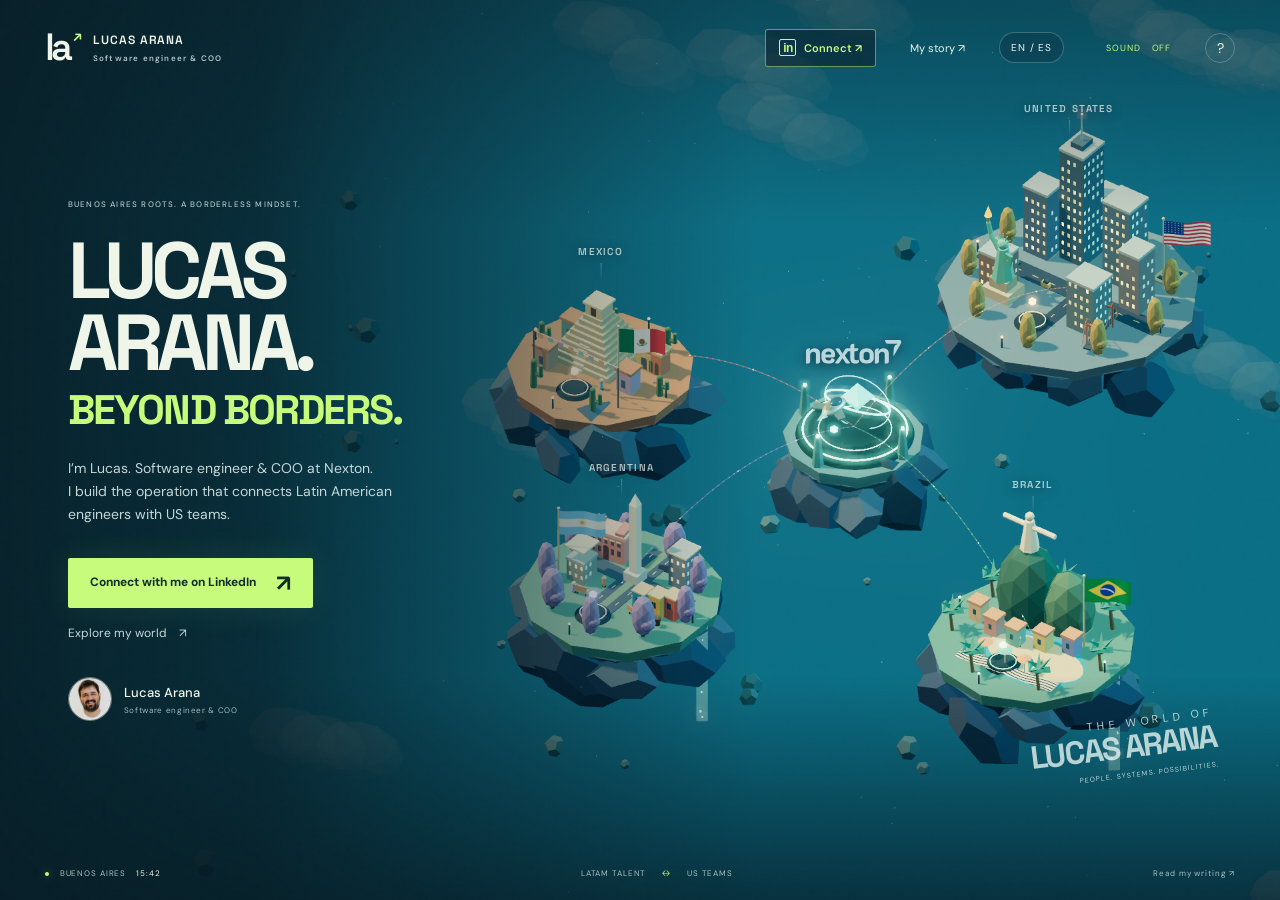
<file: index.html>
<!doctype html>
<html lang="en">
<head>
  <meta charset="utf-8">
  <meta name="viewport" content="width=device-width,initial-scale=1,viewport-fit=cover">
  <meta name="theme-color" content="#071b22">
  <meta name="description" content="Lucas Arana, Software engineer &amp; COO at Nexton in Buenos Aires. Connecting Latin American engineers with US teams through operations, talent strategy and AI.">
  <title>Lucas Arana — Software engineer &amp; COO at Nexton</title>
  <link rel="preconnect" href="https://fonts.googleapis.com">
  <link rel="preconnect" href="https://fonts.gstatic.com" crossorigin>
  <link href="https://fonts.googleapis.com/css2?family=DM+Sans:wght@400;500;600;700&family=Space+Grotesk:wght@400;500;600;700&display=swap" rel="stylesheet">
  <link rel="stylesheet" href="world.css?v=8">
  <script type="importmap">{"imports":{"three":"./vendor/build/three.module.js"}}</script>

  <meta name="author" content="Lucas Arana">
  <meta name="google-site-verification" content="_eNQ-GOBl5ulysfusJnLqo0TFmYDARn5M9CX5sod0Hs">
  <meta name="msvalidate.01" content="97544E5102F1B185321B77732BC7D730">
  <meta name="robots" content="index, follow, max-image-preview:large, max-snippet:-1, max-video-preview:-1">
  <link rel="canonical" href="https://lucasarana.com/">
  <link rel="icon" href="/favicon.svg" type="image/svg+xml">
  <link rel="describedby" type="text/plain" href="/llms.txt" title="Site information for AI readers">
<link rel="alternate" type="text/markdown" href="/index.md" title="Markdown version">
<link rel="sitemap" type="application/xml" href="/sitemap.xml">
  <meta property="og:type" content="profile">
  <meta property="og:site_name" content="Lucas Arana">
  <meta property="og:title" content="Lucas Arana — Software engineer &amp; COO at Nexton">
  <meta property="og:description" content="Lucas Arana, Software engineer &amp; COO at Nexton in Buenos Aires. Connecting Latin American engineers with US teams through operations, talent strategy and AI.">
  <meta property="og:url" content="https://lucasarana.com/">
  <meta property="og:image" content="https://lucasarana.com/og.jpg">
  <meta property="og:image:alt" content="Lucas Arana, Software engineer & COO at Nexton">
  <meta property="og:locale" content="en_US">
  <meta property="og:locale:alternate" content="es_AR">
  <meta name="twitter:card" content="summary_large_image">
  <meta name="twitter:title" content="Lucas Arana — Software engineer &amp; COO at Nexton">
  <meta name="twitter:image" content="https://lucasarana.com/og.jpg">
<script type="application/ld+json">
{
  "@context": "https://schema.org",
  "@graph": [
    {
      "@type": "Person",
      "@id": "https://lucasarana.com/#person",
      "name": "Lucas Arana",
      "givenName": "Lucas",
      "familyName": "Arana",
      "jobTitle": "Software engineer & COO",
      "worksFor": {
        "@type": "Organization",
        "name": "Nexton",
        "url": "https://nexton.dev",
        "description": "A nearshore staffing company that builds and runs remote engineering teams in Latin America for companies in the United States. Engineers vetted by engineers."
      },
      "url": "https://lucasarana.com/",
      "image": "https://lucasarana.com/lucas.jpg",
      "email": "mailto:lucas.arana@nexton.dev",
      "address": {
        "@type": "PostalAddress",
        "addressLocality": "Buenos Aires",
        "addressCountry": "AR"
      },
      "sameAs": [
        "https://www.linkedin.com/in/lucasarana/"
      ],
      "knowsLanguage": [
        "en",
        "es"
      ],
      "knowsAbout": [
        "Nearshore staffing",
        "Remote engineering teams in Latin America",
        "Technical hiring operations",
        "AI-assisted candidate screening",
        "Timezone overlap for distributed engineering teams",
        "Compensation positioning for remote engineers",
        "Revenue operations",
        "AI agents in business operations"
      ],
      "description": "Lucas Arana is a Software engineer and Chief Operating Officer (COO) at Nexton, based in Buenos Aires, Argentina. He joined Nexton in 2019 and leads operations, talent strategy and revenue operations, connecting Latin American engineers with US companies. He writes about technical hiring, distributed engineering teams and AI in business operations."
    },
    {
      "@type": "WebSite",
      "@id": "https://lucasarana.com/#website",
      "url": "https://lucasarana.com/",
      "name": "Lucas Arana",
      "inLanguage": [
        "en",
        "es"
      ],
      "publisher": {
        "@id": "https://lucasarana.com/#person"
      }
    },
    {
      "@type": "ProfilePage",
      "@id": "https://lucasarana.com/#profilepage",
      "url": "https://lucasarana.com/",
      "name": "Lucas Arana — Software engineer & COO at Nexton",
      "mainEntity": {
        "@id": "https://lucasarana.com/#person"
      },
      "isPartOf": {
        "@id": "https://lucasarana.com/#website"
      },
      "dateModified": "2026-09-19T01:32:33-03:00",
      "inLanguage": "en",
      "description": "Lucas Arana, Software engineer & COO at Nexton in Buenos Aires. Connecting Latin American engineers with US teams through operations, talent strategy and AI."
    }
  ]
}
</script>
<meta property="og:image:width" content="1200">
<meta property="og:image:height" content="630">
<meta name="twitter:description" content="Lucas Arana, Software engineer &amp; COO at Nexton in Buenos Aires. Connecting Latin American engineers with US teams through operations, talent strategy and AI.">
<meta name="twitter:image:alt" content="Lucas Arana, Software engineer &amp; COO at Nexton">
</head>
<body>
  <div id="world" class="intro-mode">
    <div id="scene" aria-label="Interactive world connecting Latin America, Nexton and the United States"></div>
    <div class="cinema-grain" aria-hidden="true"></div>
    <div class="vignette" aria-hidden="true"></div>
    <header class="topbar">
      <a class="identity" href="https://lucasarana.com" target="_blank" rel="noopener"><span class="identity-mark">la<span>↗</span></span><span>LUCAS ARANA<small>Software engineer &amp; COO</small></span></a>
      <div class="top-actions"><a id="connect-header" class="contact-shortcut" href="https://www.linkedin.com/in/lucasarana/" target="_blank" rel="noopener" data-i18n-label="connectLinkedIn" aria-label="Connect with me on LinkedIn"><span class="linkedin-mark" aria-hidden="true">in</span><span data-i18n="connectShort">Connect ↗</span></a><button id="profile-open">My story <span>↗</span></button><button id="language" aria-label="Cambiar a español">EN / ES</button><button id="sound" aria-pressed="false" aria-label="Activar sonido"><span class="sound-label">SOUND</span> <span id="sound-status">OFF</span></button><button id="menu-open" aria-label="Ayuda y controles">?</button></div>
    </header>
    <section class="intro-copy" id="intro-copy" aria-labelledby="world-title">
      <p class="eyebrow"><span class="live-dot"></span> AN INTERACTIVE WORLD BY LUCAS ARANA</p>
      <h1 id="world-title">LUCAS<br> ARANA.<br><span>BEYOND BORDERS.</span></h1>
      <p class="intro-description">I'm Lucas. Software engineer &amp; COO at Nexton.<br> I build the operation connecting Latin American engineers with US teams.</p>
      <div class="intro-start"><a id="connect-hero" class="primary" href="https://www.linkedin.com/in/lucasarana/" target="_blank" rel="noopener"><span data-i18n="connectLinkedIn">Connect with me on LinkedIn</span><span class="arrow" aria-hidden="true">↗</span></a><button id="start" class="explore-link" disabled><span id="start-label">Explore my world</span><span aria-hidden="true">↗</span></button></div>
      <div class="intro-signature"><img src="assets/lucas.jpg" alt="Lucas Arana" width="44" height="44"><div><strong>Lucas Arana</strong><span data-i18n="role">Software engineer &amp; COO</span></div></div>
    </section>
    <div class="world-name" aria-hidden="true"><span>THE WORLD OF</span><strong>LUCAS ARANA</strong><small>A LITTLE WORLD. A BIG CONNECTION.</small></div>
    <div id="world-labels" aria-label="Destinos del mundo"></div>
    <section id="mission" class="mission hidden" aria-labelledby="mission-title">
      <div class="mission-top"><span class="eyebrow">MISSION 01 / BUILD THE CONNECTION</span><button id="reset" aria-label="Reiniciar misión">↻</button></div>
      <h2 id="mission-title">Conectá los tres hubs de LATAM.</h2>
      <p id="mission-description">Elegí una isla para volar hasta ella. Al llegar, activá su conexión.</p>
      <div class="mission-progress"><div id="progress-fill"></div></div>
      <div class="mission-meta"><span id="progress-text">0 / 3 CONEXIONES</span><span id="flight-status">NAVE LISTA</span></div>
      <button class="mission-host" id="mission-profile"><img src="assets/lucas.jpg" alt="" width="28" height="28"><span>LUCAS ARANA<small data-i18n="role">Software engineer &amp; COO</small></span><span>↗</span></button>
    </section>
    <aside id="discovery" class="discovery hidden" aria-live="polite">
      <button id="discovery-close" class="close-button" aria-label="Cerrar descubrimiento">×</button>
      <p id="discovery-kicker" class="eyebrow"></p><h2 id="discovery-title"></h2><p id="discovery-body"></p><div class="field-author"><img src="assets/lucas.jpg" alt="" width="24" height="24"><span data-i18n="notes">FIELD NOTES BY LUCAS ARANA</span></div><button id="discovery-action" class="primary"></button>
    </aside>
    <div class="flight-hint hidden" id="flight-hint"><span class="keys"><kbd>W</kbd><kbd>A</kbd><kbd>S</kbd><kbd>D</kbd></span><span>Pilotear</span><i></i><span>Arrastrá para orbitar · Rueda para acercar</span><button id="overview">Vista general ↗</button></div>
    <nav id="destinations" class="destinations hidden" aria-label="Elegir destino"><span class="destination-prefix">VOLÁ A</span><button data-destination="buenosaires"><span data-i18n="buenosairesName">ARGENTINA</span></button><button data-destination="brasil"><span data-i18n="brasilName">BRAZIL</span></button><button data-destination="mexico"><span data-i18n="mexicoName">MEXICO</span></button><span class="route-divider">→</span><button data-destination="us"><span data-i18n="usName">UNITED STATES</span></button></nav>
    <footer class="world-footer"><span><span class="live-dot"></span> BUENOS AIRES <time id="ba-time"></time></span><span class="footer-center">LATAM TALENT <span>↔</span> US OPPORTUNITIES</span><a href="/writing/" data-i18n="readNotes">Read my writing ↗</a></footer>
    <div class="transition-flash" id="transition-flash" aria-hidden="true"></div>
    <div id="fallback" class="hidden"><h2>Este mundo necesita gráficos 3D.</h2><p>Probá abrirlo en una versión actual de Chrome, Edge o Safari con aceleración gráfica.</p><a class="primary" href="https://www.linkedin.com/in/lucasarana/" target="_blank" rel="noopener" data-i18n="connectLinkedIn">Connect with me on LinkedIn</a><button id="fallback-profile" class="explore-link">Ver el perfil de Lucas ↗</button></div>
    <dialog id="profile-dialog" class="profile-dialog"><button class="close-button" data-close="profile-dialog" data-i18n-label="closeProfile">×</button><div class="profile-intro"><img src="assets/lucas.jpg" alt="Lucas Arana" width="92" height="92"><div><span class="eyebrow" data-i18n="profileKicker">THE PERSON BEHIND THE CONNECTIONS</span><strong>Lucas Arana</strong><span data-i18n="role">Software engineer &amp; COO</span></div></div><h2 data-i18n="profileTitle">Engineer by training.<br><span>Operator by practice.</span></h2><p data-i18n="profileBody">I’m Lucas Arana, Software engineer &amp; COO at Nexton, based in Buenos Aires. I lead operations, talent strategy and revenue operations — the systems that make distributed engineering teams work.</p><p data-i18n="profileBelief">I treat hiring as an operations problem. Engineers vetting engineers. AI doing the first pass. Humans keeping score.</p><div class="personal-chapters"><div><span>01</span><h3 data-i18n="chapter1">MY BASE</h3><p data-i18n="chapter1Body">Buenos Aires, Argentina. Where I live and host AI Builders LATAM: operators sharing what they actually built with AI.</p></div><div><span>02</span><h3 data-i18n="chapter2">MY WORK</h3><p data-i18n="chapter2Body">At Nexton since 2019. Talent, operations and the day-to-day work of connecting LATAM engineers with US companies.</p></div><div><span>03</span><h3 data-i18n="chapter3">MY SCOREBOARD</h3><p data-i18n="chapter3Body">Fill rate, offer acceptance, time to hire, retention and compensation. Outcomes measured together.</p></div></div><div class="profile-facts"><div><strong>1,500+</strong><span data-i18n="factEngineers">engineers placed by Nexton in US teams</span></div><div><strong>350+</strong><span data-i18n="factCompanies">companies hiring through Nexton</span></div></div><p class="source-note" data-i18n="source">Company figures from <a href="https://nexton.dev" target="_blank" rel="noopener">Nexton ↗</a>. Personal story from <a href="https://lucasarana.com/writing/#about" target="_blank" rel="noopener">my website ↗</a>. The islands are a playful interpretation of the region.</p><div class="profile-links"><a class="primary" href="https://www.linkedin.com/in/lucasarana/" target="_blank" rel="noopener" data-i18n="talk">Connect with me ↗</a><a href="https://lucasarana.com/writing/#writing" target="_blank" rel="noopener" data-i18n="readNotes">Read my writing ↗</a><a class="email-link" href="mailto:lucas.arana@nexton.dev">lucas.arana@nexton.dev ↗</a></div></dialog>
    <dialog id="help-dialog" class="help-dialog"><button class="close-button" data-close="help-dialog" aria-label="Cerrar ayuda">×</button><span class="eyebrow">FLIGHT MANUAL / 01</span><h2>El mundo es tuyo.</h2><p><strong>Tu misión:</strong> visitá Buenos Aires, Brasil y México. Activá cada hub y después viajá a Estados Unidos para completar la conexión.</p><ul><li><strong>Hacé clic en un destino</strong> para activar el piloto automático.</li><li><strong>WASD o flechas</strong> para pilotear la nave.</li><li><strong>Arrastrá el escenario</strong> para girar la cámara.</li><li><strong>Rueda del mouse</strong> para acercarte o alejarte.</li><li>En celular, usá los botones de destino.</li></ul><p>El sonido empieza apagado. Podés activarlo arriba.</p><button class="primary" data-close="help-dialog">Entendido. A volar ↗</button></dialog>
    <dialog id="complete-dialog" class="complete-dialog"><button class="close-button" data-close="complete-dialog" aria-label="Volver al mundo">×</button><span class="eyebrow">MISSION COMPLETE / ALL SYSTEMS CONNECTED</span><img class="completion-portrait" src="assets/lucas.jpg" alt="Lucas Arana" width="80" height="80"><h2>Un mundo más chico.<br><span>Un equipo más grande.</span></h2><p>Tres hubs de LATAM. Una conexión con Estados Unidos.<br>La parte difícil siempre fue conectar a las personas correctas.</p><span class="signature">LUCAS ARANA / <span data-i18n="role">Software engineer &amp; COO</span></span><div class="profile-links"><a href="https://www.linkedin.com/in/lucasarana/" target="_blank" rel="noopener" class="primary">Connect with me <span>↗</span></a><button id="keep-exploring">Seguir explorando</button></div></dialog>
  </div>
  <script type="module" src="world.js?v=9"></script>
<noscript><style>#world{display:none}body{overflow:auto;background:#102d35}.text-profile{max-width:720px;margin:0 auto;padding:8vh 7%;color:#f0f5e9;font:18px/1.7 Arial,sans-serif}.text-profile a{color:#c7fb7b}.text-profile h1{font-size:42px}</style><main class="text-profile"><h1>Lucas Arana</h1><p>Software engineer &amp; COO at Nexton, based in Buenos Aires, Argentina.</p><p>I lead operations, talent strategy and revenue operations, connecting Latin American engineers with US companies. I joined Nexton in 2019 and write about technical hiring, distributed engineering teams and AI in business operations.</p><p><a href="https://www.linkedin.com/in/lucasarana/" target="_blank" rel="noopener">Connect with me on LinkedIn ↗</a></p><p><a href="/writing/">Read my writing and full profile</a> · <a href="mailto:lucas.arana@nexton.dev">Email me</a></p><p>The interactive world is available with JavaScript enabled.</p></main></noscript></body>
</html>
</file>
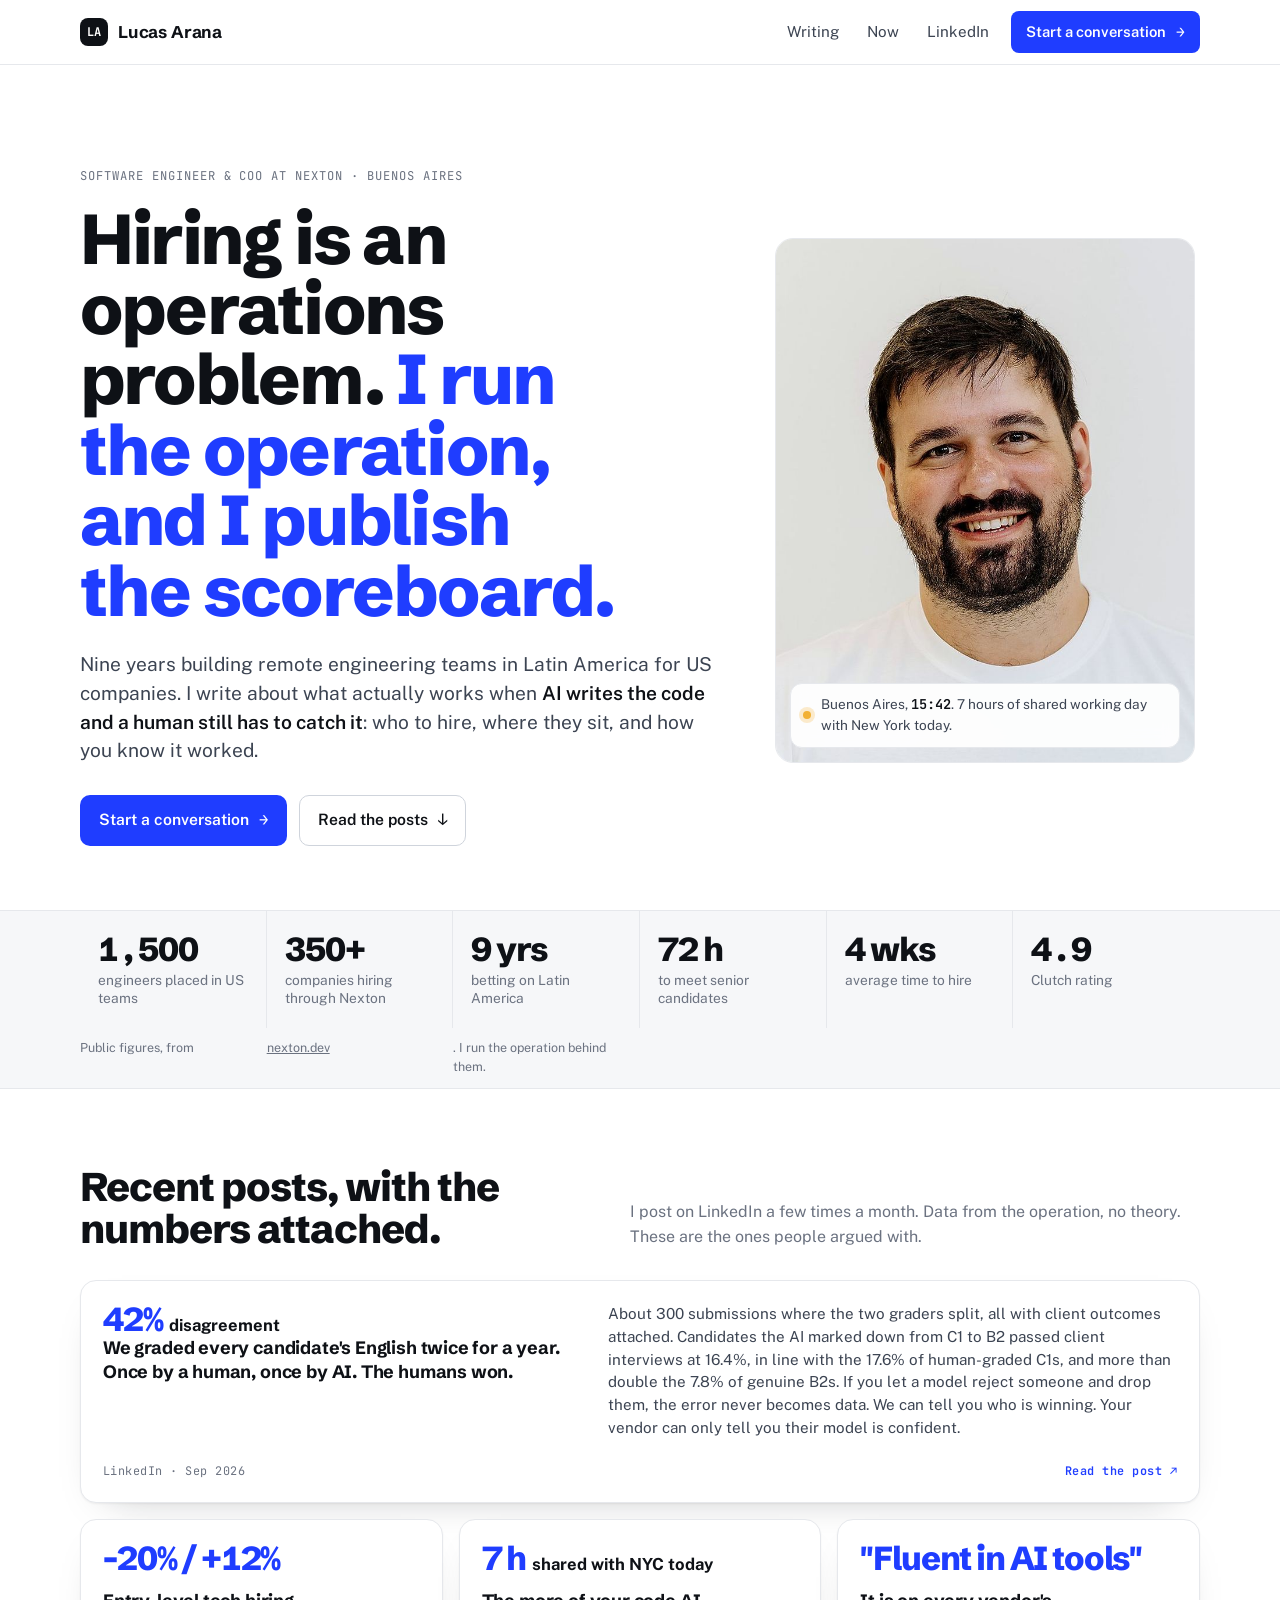
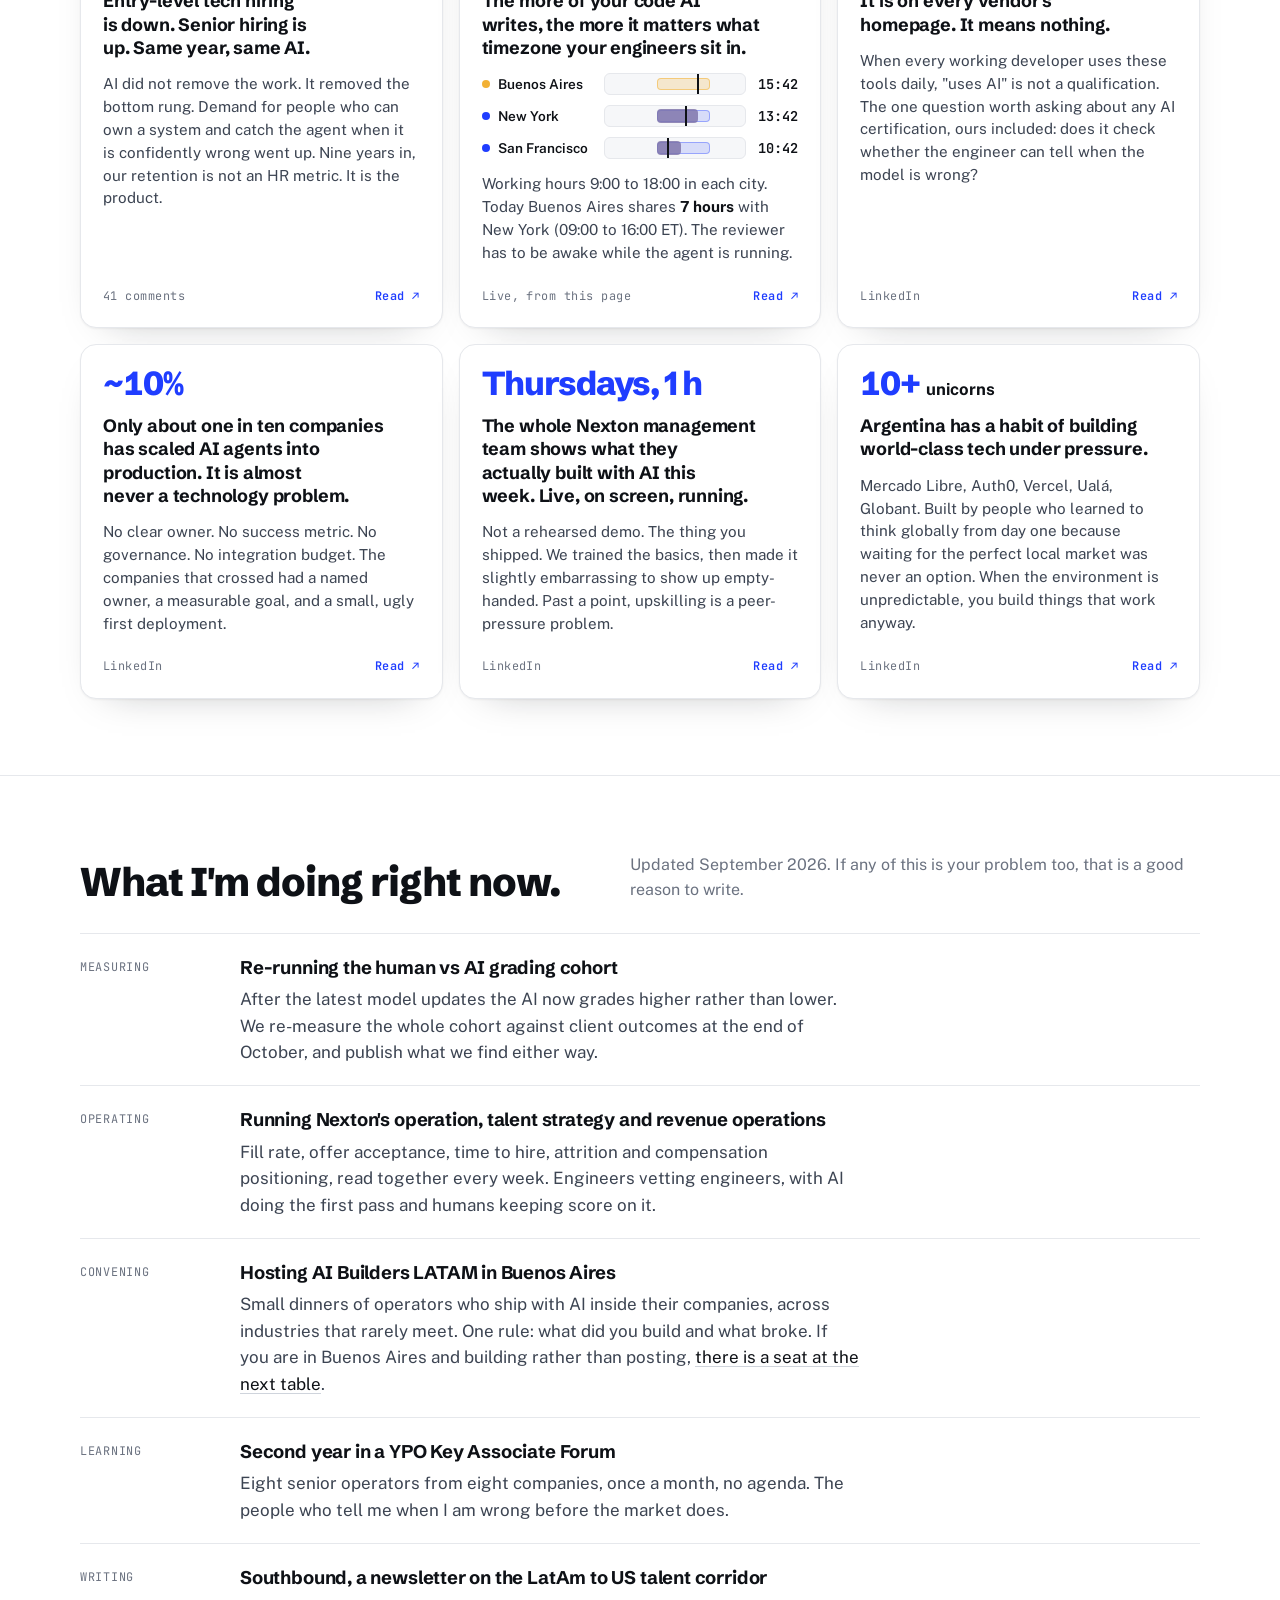
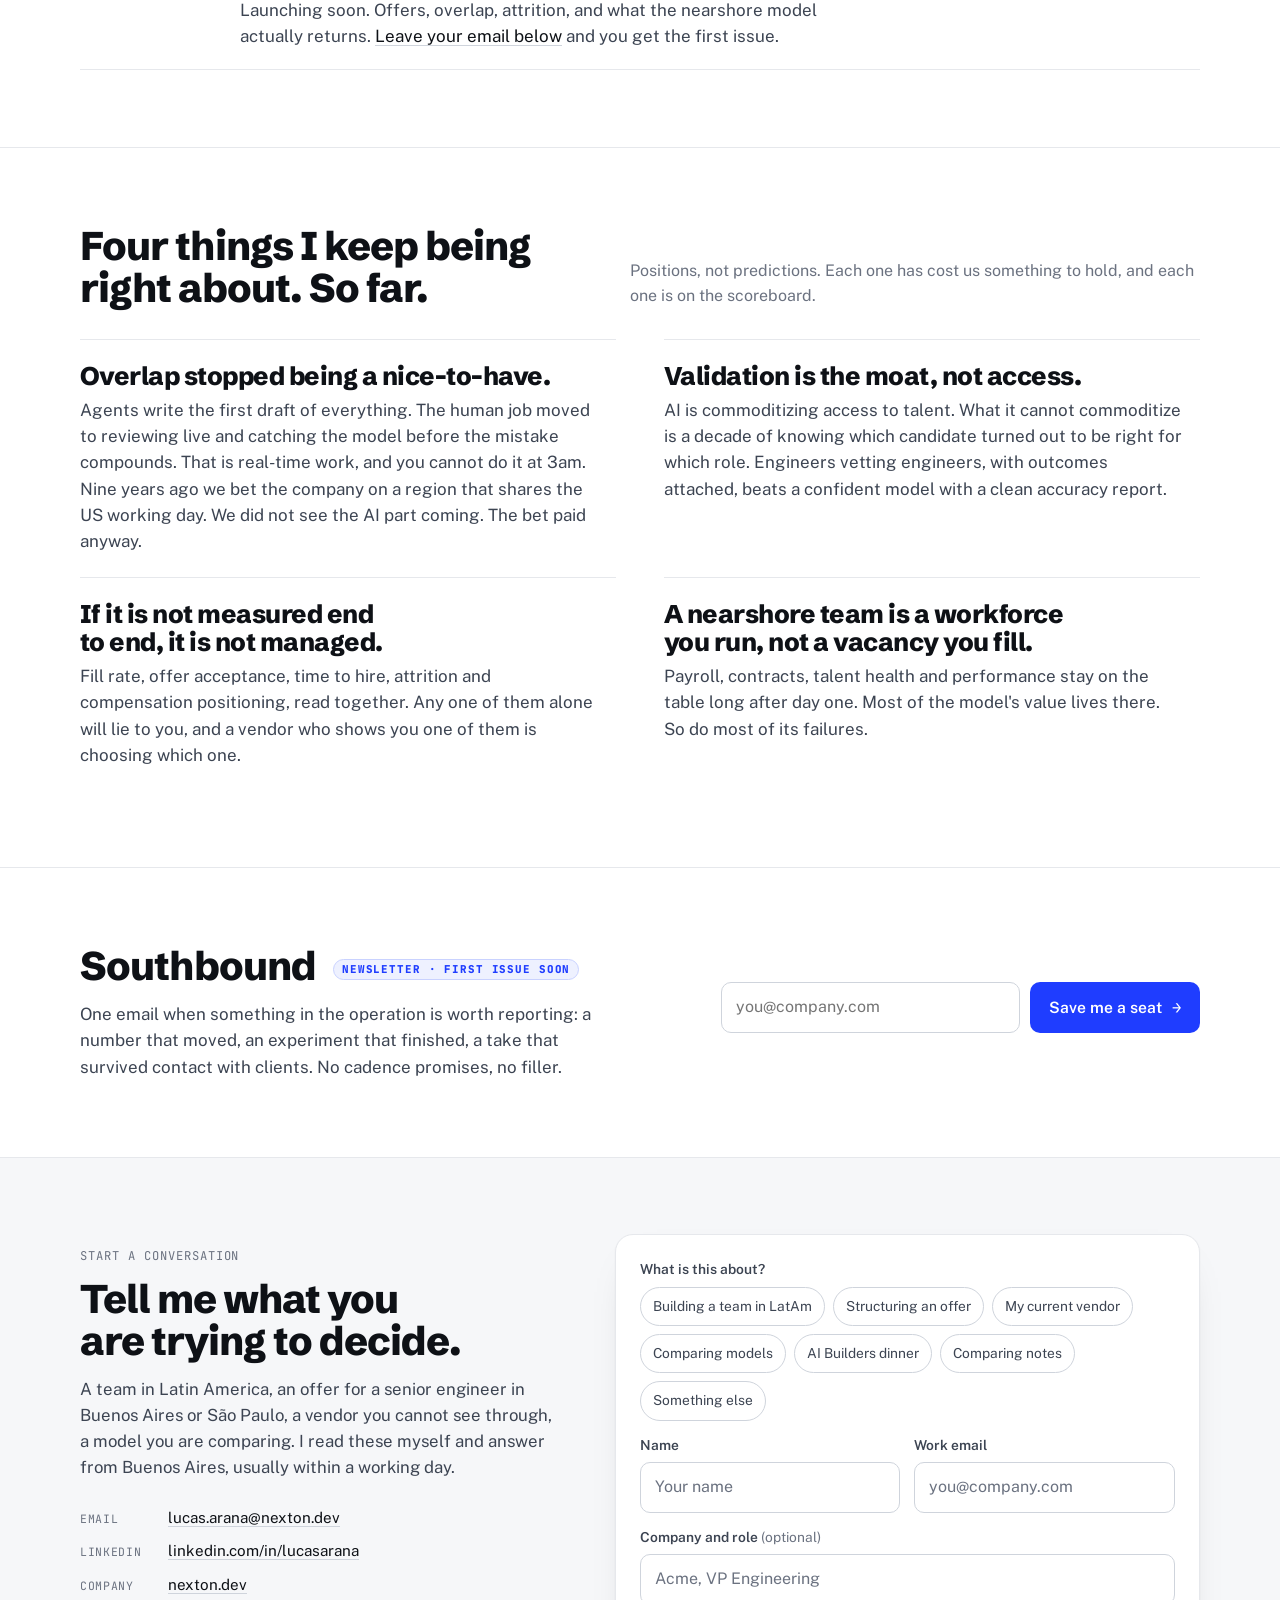
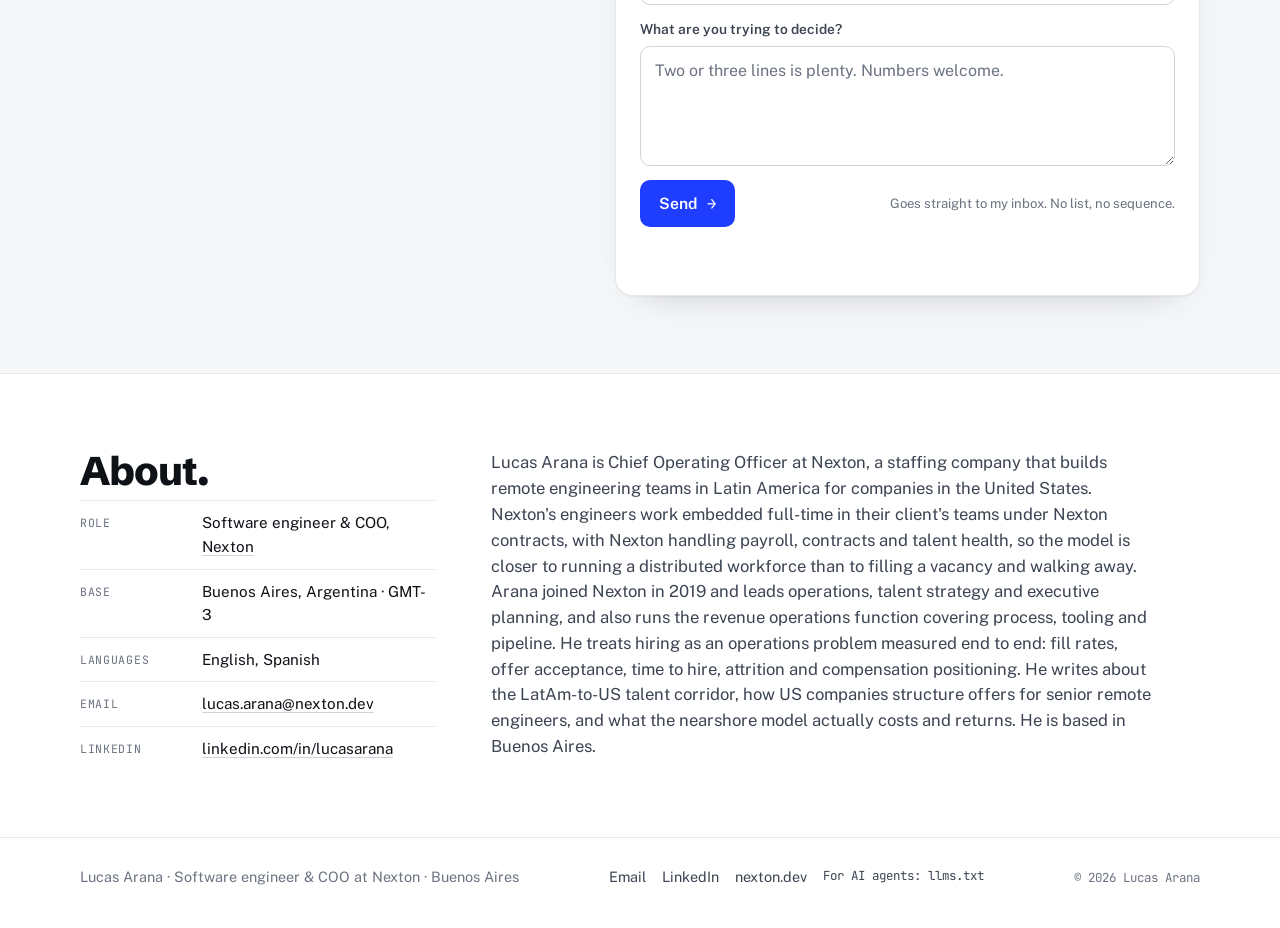
<file: writing/index.html>
<!doctype html>
<html lang="en">
<head>
<meta charset="utf-8">
<meta name="viewport" content="width=device-width, initial-scale=1, viewport-fit=cover">
<title>Writing &amp; profile — Lucas Arana | Nexton COO</title>
<meta name="description" content="Writing by Lucas Arana, Software engineer &amp; COO at Nexton, on engineering teams, hiring, AI screening and operations connecting Latin America with US companies.">
<meta name="author" content="Lucas Arana">
<meta name="robots" content="index, follow, max-image-preview:large, max-snippet:-1, max-video-preview:-1">
<meta name="theme-color" content="#FFFFFF" media="(prefers-color-scheme: light)">
<meta name="theme-color" content="#0E1116" media="(prefers-color-scheme: dark)">
<link rel="canonical" href="https://lucasarana.com/writing/">
<link rel="me" href="https://www.linkedin.com/in/lucasarana/">
<link rel="icon" href="/favicon.svg" type="image/svg+xml">
<link rel="describedby" type="text/plain" href="/llms.txt" title="Site information for AI readers">
<link rel="alternate" type="text/markdown" href="/writing/index.md" title="Markdown version">
<link rel="sitemap" type="application/xml" href="/sitemap.xml">

<meta property="og:type" content="website">
<meta property="og:site_name" content="Lucas Arana">
<meta property="og:title" content="Writing &amp; profile — Lucas Arana | Nexton COO">
<meta property="og:description" content="Writing by Lucas Arana, Software engineer &amp; COO at Nexton, on engineering teams, hiring, AI screening and operations connecting Latin America with US companies.">
<meta property="og:url" content="https://lucasarana.com/writing/">
<meta property="og:image" content="https://lucasarana.com/og.jpg">
<meta property="og:image:width" content="1200">
<meta property="og:image:height" content="630">
<meta property="og:image:alt" content="Lucas Arana, Software engineer & COO at Nexton. Buenos Aires.">
<meta property="og:locale" content="en_US">
<meta property="profile:first_name" content="Lucas">
<meta property="profile:last_name" content="Arana">
<meta name="twitter:card" content="summary_large_image">
<meta name="twitter:title" content="Writing &amp; profile — Lucas Arana | Nexton COO">
<meta name="twitter:description" content="Writing by Lucas Arana, Software engineer &amp; COO at Nexton, on engineering teams, hiring, AI screening and operations connecting Latin America with US companies.">
<meta name="twitter:image" content="https://lucasarana.com/og.jpg">

<link rel="preconnect" href="https://fonts.googleapis.com">
<link rel="preconnect" href="https://fonts.gstatic.com" crossorigin>
<link rel="stylesheet" href="https://fonts.googleapis.com/css2?family=Schibsted+Grotesk:wght@500;700;800&family=Public+Sans:wght@400;500;600&family=JetBrains+Mono:wght@400;500;600&display=swap">

<script type="application/ld+json">
{
  "@context": "https://schema.org",
  "@graph": [
    {
      "@type": "Person",
      "@id": "https://lucasarana.com/#person",
      "name": "Lucas Arana",
      "givenName": "Lucas",
      "familyName": "Arana",
      "jobTitle": "Software engineer & COO",
      "worksFor": {
        "@type": "Organization",
        "name": "Nexton",
        "url": "https://nexton.dev",
        "description": "A nearshore staffing company that builds and runs remote engineering teams in Latin America for companies in the United States. Engineers vetted by engineers."
      },
      "url": "https://lucasarana.com/",
      "image": "https://lucasarana.com/lucas.jpg",
      "email": "mailto:lucas.arana@nexton.dev",
      "address": {
        "@type": "PostalAddress",
        "addressLocality": "Buenos Aires",
        "addressCountry": "AR"
      },
      "sameAs": [
        "https://www.linkedin.com/in/lucasarana/"
      ],
      "knowsLanguage": [
        "en",
        "es"
      ],
      "knowsAbout": [
        "Nearshore staffing",
        "Remote engineering teams in Latin America",
        "Technical hiring operations",
        "AI-assisted candidate screening",
        "Timezone overlap for distributed engineering teams",
        "Compensation positioning for remote engineers",
        "Revenue operations",
        "AI agents in business operations"
      ],
      "description": "Lucas Arana is a Software engineer and Chief Operating Officer (COO) at Nexton, based in Buenos Aires, Argentina. He joined Nexton in 2019 and leads operations, talent strategy and revenue operations, connecting Latin American engineers with US companies. He writes about technical hiring, distributed engineering teams and AI in business operations."
    },
    {
      "@type": "WebSite",
      "@id": "https://lucasarana.com/#website",
      "url": "https://lucasarana.com/",
      "name": "Lucas Arana",
      "inLanguage": "en",
      "publisher": {
        "@id": "https://lucasarana.com/#person"
      }
    },
    {
      "@type": "CollectionPage",
      "@id": "https://lucasarana.com/writing/#webpage",
      "url": "https://lucasarana.com/writing/",
      "name": "Writing & profile — Lucas Arana | Nexton COO",
      "mainEntity": {
        "@type": "ItemList",
        "itemListElement": [
          {
            "@type": "ListItem",
            "position": 1,
            "name": "We graded every candidate's English twice for a year. Once by a human, once by AI. The humans won.",
            "url": "https://www.linkedin.com/feed/update/urn:li:activity:7505596526220652545/"
          },
          {
            "@type": "ListItem",
            "position": 2,
            "name": "Entry-level tech hiring is down. Senior hiring is up. Same year, same AI.",
            "url": "https://www.linkedin.com/feed/update/urn:li:activity:7480676003468546048/"
          },
          {
            "@type": "ListItem",
            "position": 3,
            "name": "The more of your code AI writes, the more it matters what timezone your engineers sit in.",
            "url": "https://www.linkedin.com/feed/update/urn:li:activity:7478081896875388928/"
          },
          {
            "@type": "ListItem",
            "position": 4,
            "name": "It is on every vendor's homepage. It means nothing.",
            "url": "https://www.linkedin.com/feed/update/urn:li:activity:7498786423743987712/"
          },
          {
            "@type": "ListItem",
            "position": 5,
            "name": "Only about one in ten companies has scaled AI agents into production. It is almost never a technology problem.",
            "url": "https://www.linkedin.com/feed/update/urn:li:activity:7455667543521837056/"
          },
          {
            "@type": "ListItem",
            "position": 6,
            "name": "The whole Nexton management team shows what they actually built with AI this week. Live, on screen, running.",
            "url": "https://www.linkedin.com/feed/update/urn:li:activity:7487869543881752577/"
          },
          {
            "@type": "ListItem",
            "position": 7,
            "name": "Argentina has a habit of building world-class tech under pressure.",
            "url": "https://www.linkedin.com/feed/update/urn:li:activity:7448108177033981952/"
          }
        ]
      },
      "isPartOf": {
        "@id": "https://lucasarana.com/#website"
      },
      "dateModified": "2026-09-19T01:32:33-03:00",
      "inLanguage": "en",
      "description": "Writing by Lucas Arana, Software engineer & COO at Nexton, on engineering teams, hiring, AI screening and operations connecting Latin America with US companies.",
      "about": {
        "@id": "https://lucasarana.com/#person"
      },
      "author": {
        "@id": "https://lucasarana.com/#person"
      }
    }
  ]
}
</script>

<style>
  :root{
    --paper:#FFFFFF; --paper-2:#F6F7F9; --ink:#0E1116; --ink-2:#3C4452; --muted:#6B7280;
    --line:#E6E8EC; --line-2:#CFD4DC;
    --accent:#1F3DFF; --accent-hover:#1631D6; --accent-ink:#FFFFFF; --tint:#EEF1FF; --tint-line:#C9D2FF;
    --sun:#F2B135;
    --shadow:0 1px 2px rgba(14,17,22,.05), 0 16px 40px -28px rgba(14,17,22,.35);
    color-scheme:light;
  }
  @media (prefers-color-scheme: dark){
    :root:not([data-theme="light"]){
      --paper:#0E1116; --paper-2:#141922; --ink:#F4F6F8; --ink-2:#C3CAD4; --muted:#8A94A3;
      --line:#222834; --line-2:#2F3745;
      --accent:#7C8FFF; --accent-hover:#96A5FF; --accent-ink:#0E1116; --tint:#161D36; --tint-line:#2A3568;
      --sun:#F2B135;
      --shadow:0 1px 0 rgba(255,255,255,.03) inset, 0 16px 40px -28px rgba(0,0,0,.9);
      color-scheme:dark;
    }
  }
  :root[data-theme="dark"]{
    --paper:#0E1116; --paper-2:#141922; --ink:#F4F6F8; --ink-2:#C3CAD4; --muted:#8A94A3;
    --line:#222834; --line-2:#2F3745;
    --accent:#7C8FFF; --accent-hover:#96A5FF; --accent-ink:#0E1116; --tint:#161D36; --tint-line:#2A3568;
    --sun:#F2B135;
    --shadow:0 1px 0 rgba(255,255,255,.03) inset, 0 16px 40px -28px rgba(0,0,0,.9);
    color-scheme:dark;
  }

  *{box-sizing:border-box}
  html{scroll-behavior:smooth; scroll-padding-top:80px}
  @media (prefers-reduced-motion: reduce){ html{scroll-behavior:auto} *{transition:none !important; animation:none !important} }
  body{
    margin:0; background:var(--paper); color:var(--ink);
    font-family:'Public Sans', ui-sans-serif, system-ui, -apple-system, 'Segoe UI', Roboto, sans-serif;
    font-size:17px; line-height:1.55; -webkit-font-smoothing:antialiased;
  }
  a{color:inherit}
  a:focus-visible, button:focus-visible, input:focus-visible, textarea:focus-visible, select:focus-visible{outline:2px solid var(--accent); outline-offset:3px; border-radius:4px}
  .wrap{width:min(1120px, 100% - 40px); margin-inline:auto}
  @media (max-width:520px){ .wrap{width:min(1120px, 100% - 32px)} }
  .display{font-family:'Schibsted Grotesk', 'Public Sans', system-ui, sans-serif; letter-spacing:-0.025em}
  .mono{font-family:'JetBrains Mono', ui-monospace, SFMono-Regular, Menlo, Consolas, monospace}
  .eyebrow{font-family:'JetBrains Mono', ui-monospace, monospace; font-size:.76rem; letter-spacing:.08em; text-transform:uppercase; color:var(--muted)}
  .num{font-family:'JetBrains Mono', ui-monospace, monospace; font-variant-numeric:tabular-nums}

  /* Nav */
  .top{position:sticky; top:env(safe-area-inset-top, 0px); z-index:20; background:color-mix(in srgb, var(--paper) 88%, transparent); backdrop-filter:blur(10px); -webkit-backdrop-filter:blur(10px); border-bottom:1px solid var(--line)}
  .top .wrap{display:flex; align-items:center; justify-content:space-between; gap:16px; height:64px}
  .brand{display:flex; align-items:center; gap:10px; text-decoration:none; font-weight:700; font-family:'Schibsted Grotesk', sans-serif; letter-spacing:-.01em}
  .brand .mark{width:28px; height:28px; border-radius:8px; background:var(--ink); color:var(--paper); display:grid; place-items:center; font:700 12px/1 'JetBrains Mono', monospace}
  .nav{display:flex; align-items:center; gap:4px}
  .nav a{font-size:.95rem; color:var(--ink-2); text-decoration:none; padding:8px 12px; border-radius:8px}
  .nav a:hover{color:var(--ink); background:var(--paper-2)}
  .btn{display:inline-flex; align-items:center; gap:10px; text-decoration:none; font-weight:600; font-size:.98rem; padding:12px 18px; border-radius:10px; border:1px solid var(--line-2); color:var(--ink); background:var(--paper); cursor:pointer; font-family:inherit; transition:transform .15s ease, border-color .15s ease, background .15s ease}
  .btn:hover{transform:translateY(-1px); border-color:var(--ink)}
  .btn.primary{background:var(--accent); color:var(--accent-ink); border-color:transparent}
  .btn.primary:hover{background:var(--accent-hover)}
  .btn .arrow{font-family:'JetBrains Mono', monospace}
  .nav .btn{padding:9px 14px; font-size:.92rem; margin-left:6px}
  @media (max-width:720px){ .nav .hide-sm{display:none} }

  /* Hero */
  .hero{padding-block:clamp(48px, 7vw, 96px) clamp(36px, 5vw, 64px)}
  .hero .grid{display:grid; grid-template-columns:1fr; gap:36px; align-items:center}
  @media (min-width:900px){ .hero .grid{grid-template-columns:minmax(0, 1.25fr) minmax(0, .85fr); gap:56px} }
  h1{margin:18px 0 0; font-weight:800; font-size:clamp(2.4rem, 5.6vw, 4.4rem); line-height:1.0; max-width:18ch; text-wrap:balance}
  h1 .acc{color:var(--accent)}
  .lede{font-size:clamp(1.08rem, 1.5vw, 1.28rem); line-height:1.5; color:var(--ink-2); max-width:56ch; margin:24px 0 0}
  .lede strong{color:var(--ink); font-weight:600}
  .cta{display:flex; gap:12px; flex-wrap:wrap; margin-top:30px}
  .photo{position:relative; border-radius:18px; overflow:hidden; background:var(--paper-2); border:1px solid var(--line); aspect-ratio:4/5; max-width:420px; margin-inline:auto; width:100%}
  .photo img{width:100%; height:100%; object-fit:cover; display:block}
  .photo .badge{position:absolute; left:14px; right:14px; bottom:14px; background:color-mix(in srgb, var(--paper) 92%, transparent); border:1px solid var(--line); border-radius:12px; padding:10px 12px; display:flex; align-items:center; gap:10px; font-size:.85rem; color:var(--ink-2); backdrop-filter:blur(8px)}
  .photo .badge .dot{width:8px; height:8px; border-radius:50%; background:var(--sun); box-shadow:0 0 0 4px color-mix(in srgb, var(--sun) 25%, transparent); flex-shrink:0}
  .photo .badge b{color:var(--ink); font-weight:600}
  .photo.nophoto{aspect-ratio:auto; border:0; background:transparent}
  .photo.nophoto img{display:none}
  .photo.nophoto .badge{position:static; margin-top:0}
  @media (min-width:900px){ .hero .grid:has(.nophoto){grid-template-columns:1fr} .hero .grid:has(.nophoto) .photo{max-width:none; margin:0} .hero .grid:has(.nophoto) .badge{display:inline-flex; width:auto} }

  /* Proof strip */
  .proof{border-top:1px solid var(--line); border-bottom:1px solid var(--line); background:var(--paper-2)}
  .proof .wrap{display:grid; grid-template-columns:repeat(6, minmax(0,1fr)); gap:0}
  @media (max-width:980px){ .proof .wrap{grid-template-columns:repeat(3, minmax(0,1fr))} }
  @media (max-width:560px){ .proof .wrap{grid-template-columns:repeat(2, minmax(0,1fr))} }
  .stat{padding:22px 18px 20px; border-right:1px solid var(--line)}
  .stat:last-child{border-right:0}
  @media (max-width:980px){ .stat:nth-child(3n){border-right:0} .stat{border-bottom:1px solid var(--line)} .stat:nth-last-child(-n+3){border-bottom:0} }
  @media (max-width:560px){ .stat:nth-child(3n){border-right:1px solid var(--line)} .stat:nth-child(2n){border-right:0} .stat:nth-last-child(-n+3){border-bottom:1px solid var(--line)} .stat:nth-last-child(-n+2){border-bottom:0} }
  .stat .v{font-family:'Schibsted Grotesk', sans-serif; font-weight:800; font-size:clamp(1.6rem, 2.6vw, 2.2rem); letter-spacing:-.03em; line-height:1}
  .stat .k{margin-top:6px; font-size:.86rem; color:var(--muted); line-height:1.3}
  .proof-src{font-size:.78rem; color:var(--muted); padding:10px 0 12px}
  .proof-src a{color:var(--muted)}

  /* Sections */
  section{padding-block:clamp(48px, 6vw, 88px)}
  section + section{border-top:1px solid var(--line)}
  .sec-head{display:grid; grid-template-columns:1fr; gap:10px; margin-bottom:30px}
  @media (min-width:860px){ .sec-head{grid-template-columns:minmax(0, 1fr) minmax(0, 1.1fr); align-items:end; gap:32px} }
  h2{margin:0; font-weight:800; font-size:clamp(1.7rem, 3.2vw, 2.5rem); line-height:1.05; text-wrap:balance}
  .sec-sub{margin:0; color:var(--muted); font-size:1rem; max-width:58ch}

  /* Writing */
  .posts{display:grid; grid-template-columns:repeat(3, minmax(0,1fr)); gap:16px}
  @media (max-width:980px){ .posts{grid-template-columns:repeat(2, minmax(0,1fr))} }
  @media (max-width:620px){ .posts{grid-template-columns:1fr} }
  .post{display:flex; flex-direction:column; gap:14px; padding:22px; border:1px solid var(--line); border-radius:16px; background:var(--paper); text-decoration:none; color:var(--ink); box-shadow:var(--shadow); transition:border-color .15s ease, transform .15s ease; min-width:0}
  .post:hover{border-color:var(--ink); transform:translateY(-2px)}
  .post .big{font-family:'Schibsted Grotesk', sans-serif; font-weight:800; font-size:clamp(1.9rem, 2.6vw, 2.4rem); letter-spacing:-.035em; line-height:1; color:var(--accent)}
  .post .big small{font-size:.5em; letter-spacing:0; font-weight:700; color:var(--ink); margin-left:6px; font-family:'Public Sans', sans-serif}
  .post h3{margin:0; font-weight:700; font-size:1.12rem; line-height:1.3; text-wrap:balance; font-family:'Schibsted Grotesk', sans-serif; letter-spacing:-.01em}
  .post p{margin:0; color:var(--ink-2); font-size:.95rem; line-height:1.5}
  .post .meta{margin-top:auto; display:flex; justify-content:space-between; align-items:center; font-family:'JetBrains Mono', monospace; font-size:.74rem; letter-spacing:.04em; color:var(--muted); padding-top:8px}
  .post .meta .go{color:var(--accent); font-weight:600}
  .post.feature{grid-column:1 / -1}
  .post.feature .inner{display:grid; grid-template-columns:1fr; gap:18px}
  @media (min-width:760px){ .post.feature .inner{grid-template-columns:minmax(0,.9fr) minmax(0,1.1fr); gap:40px; align-items:start} }

  /* clocks (compact) */
  .clocks{display:grid; gap:10px}
  .clock{display:grid; grid-template-columns:110px 1fr auto; gap:12px; align-items:center; font-size:.85rem}
  @media (max-width:420px){ .clock{grid-template-columns:90px 1fr auto} }
  .clock .city{font-weight:600; display:flex; align-items:center; gap:8px; white-space:nowrap}
  .clock .city::before{content:""; width:8px; height:8px; border-radius:50%; background:var(--accent)}
  .clock.ba .city::before{background:var(--sun)}
  .track{position:relative; height:22px; border-radius:6px; background:var(--paper-2); border:1px solid var(--line); overflow:hidden}
  .track .band{position:absolute; top:4px; bottom:4px; border-radius:4px}
  .track .band.work{background:color-mix(in srgb, var(--accent) 14%, transparent); border:1px solid color-mix(in srgb, var(--accent) 35%, transparent)}
  .clock.ba .track .band.work{background:color-mix(in srgb, var(--sun) 22%, transparent); border-color:color-mix(in srgb, var(--sun) 55%, transparent)}
  .track .band.overlap{background:color-mix(in srgb, var(--accent) 45%, var(--sun) 35%); top:3px; bottom:3px; border:0}
  .track .now{position:absolute; top:0; bottom:0; width:2px; background:var(--ink)}
  .clock .hm{font-family:'JetBrains Mono', monospace; font-variant-numeric:tabular-nums; font-weight:600; min-width:5ch; text-align:right}
  .ovl{font-size:.85rem; color:var(--ink-2); margin-top:8px}
  .ovl b{color:var(--ink)}

  /* Now */
  .now{display:grid; grid-template-columns:1fr; gap:0}
  .now-item{display:grid; grid-template-columns:140px 1fr; gap:20px; padding:20px 0; border-top:1px solid var(--line)}
  .now-item:last-child{border-bottom:1px solid var(--line)}
  @media (max-width:640px){ .now-item{grid-template-columns:1fr; gap:6px} }
  .now-item .k{font-family:'JetBrains Mono', monospace; font-size:.74rem; letter-spacing:.06em; text-transform:uppercase; color:var(--muted); padding-top:4px}
  .now-item h3{margin:0 0 4px; font-family:'Schibsted Grotesk', sans-serif; font-weight:700; font-size:1.15rem; letter-spacing:-.01em}
  .now-item p{margin:0; color:var(--ink-2); max-width:62ch}
  .now-item a{color:var(--ink); text-decoration:underline; text-decoration-color:var(--line-2); text-underline-offset:3px}
  .now-item a:hover{text-decoration-color:var(--accent)}

  /* Positions */
  .positions{display:grid; grid-template-columns:repeat(2, minmax(0,1fr)); gap:0 48px}
  @media (max-width:860px){ .positions{grid-template-columns:1fr} }
  .pos{padding:22px 0; border-top:1px solid var(--line)}
  .pos h3{margin:0 0 6px; font-family:'Schibsted Grotesk', sans-serif; font-weight:800; font-size:clamp(1.3rem, 2vw, 1.6rem); line-height:1.12; letter-spacing:-.02em; text-wrap:balance}
  .pos p{margin:0; color:var(--ink-2); max-width:52ch}

  /* Contact */
  .contact{background:var(--paper-2); border-top:1px solid var(--line)}
  .contact .grid{display:grid; grid-template-columns:1fr; gap:32px}
  @media (min-width:900px){ .contact .grid{grid-template-columns:minmax(0,.9fr) minmax(0,1.1fr); gap:56px} }
  .contact p.lead{color:var(--ink-2); font-size:1.05rem; max-width:48ch; margin:14px 0 0}
  .alt{margin-top:26px; display:grid; gap:10px; font-size:.95rem}
  .alt a{color:var(--ink); text-decoration:none; border-bottom:1px solid var(--line-2)}
  .alt a:hover{border-color:var(--accent)}
  .alt .k{font-family:'JetBrains Mono', monospace; font-size:.72rem; letter-spacing:.06em; text-transform:uppercase; color:var(--muted); display:inline-block; width:88px}
  form.card{background:var(--paper); border:1px solid var(--line); border-radius:18px; padding:24px; box-shadow:var(--shadow); display:grid; gap:14px}
  .chips{display:flex; flex-wrap:wrap; gap:8px}
  .chip{font:inherit; font-size:.86rem; padding:8px 12px; border-radius:999px; border:1px solid var(--line-2); background:var(--paper); color:var(--ink-2); cursor:pointer}
  .chip[aria-pressed="true"]{background:var(--tint); border-color:var(--accent); color:var(--ink)}
  .field{display:grid; gap:6px}
  .field label{font-size:.86rem; font-weight:600; color:var(--ink-2)}
  .field input, .field textarea{font:inherit; font-size:1rem; padding:12px 14px; border-radius:10px; border:1px solid var(--line-2); background:var(--paper); color:var(--ink); width:100%}
  .field input::placeholder, .field textarea::placeholder{color:var(--muted)}
  .field textarea{min-height:120px; resize:vertical}
  .row2{display:grid; grid-template-columns:1fr 1fr; gap:14px}
  @media (max-width:520px){ .row2{grid-template-columns:1fr} }
  .form-foot{display:flex; align-items:center; justify-content:space-between; gap:12px; flex-wrap:wrap}
  .form-foot small{color:var(--muted); font-size:.82rem}
  .status{font-size:.92rem; color:var(--ink-2)}
  .status.ok{color:var(--ink); font-weight:600}
  .status.err{color:#B42318}
  .hp{position:absolute; left:-9999px; width:1px; height:1px; overflow:hidden}

  /* Newsletter */
  .news{display:grid; grid-template-columns:1fr; gap:22px; align-items:center}
  @media (min-width:860px){ .news{grid-template-columns:minmax(0,1.1fr) minmax(0,.9fr); gap:56px} }
  .news .tag{display:inline-block; vertical-align:middle; margin-left:10px; font-family:'JetBrains Mono', monospace; font-size:.68rem; letter-spacing:.08em; text-transform:uppercase; color:var(--accent); border:1px solid var(--tint-line); background:var(--tint); padding:4px 8px; border-radius:999px}
  .news p{margin:14px 0 0; color:var(--ink-2); max-width:54ch}
  form.inline{display:flex; gap:10px; flex-wrap:wrap}
  form.inline input{flex:1 1 220px; font:inherit; font-size:1rem; padding:12px 14px; border-radius:10px; border:1px solid var(--line-2); background:var(--paper); color:var(--ink)}
  .news .status{margin-top:10px}

  /* About + footer */
  .about{display:grid; grid-template-columns:1fr; gap:18px}
  @media (min-width:860px){ .about{grid-template-columns:minmax(0,.8fr) minmax(0,1.6fr); gap:56px} }
  .about p{margin:0; color:var(--ink-2); font-size:1.04rem; max-width:66ch}
  .facts{display:grid; gap:10px; margin-top:8px}
  .fact{display:grid; grid-template-columns:110px 1fr; gap:12px; font-size:.95rem; border-top:1px solid var(--line); padding-top:10px}
  .fact .k{font-family:'JetBrains Mono', monospace; font-size:.72rem; letter-spacing:.06em; text-transform:uppercase; color:var(--muted); padding-top:3px}
  .fact a{color:var(--ink); text-decoration:none; border-bottom:1px solid var(--line-2)}
  .foot{border-top:1px solid var(--line); padding-block:28px 40px; color:var(--muted); font-size:.9rem}
  .foot .wrap{display:flex; justify-content:space-between; gap:16px; flex-wrap:wrap; align-items:center}
  .foot nav{display:flex; gap:16px; flex-wrap:wrap}
  .foot a{color:var(--ink-2); text-decoration:none}
  .foot a:hover{color:var(--ink)}
</style>
<meta name="twitter:image:alt" content="Lucas Arana, Software engineer &amp; COO at Nexton">
</head>
<body>

<header class="top">
  <div class="wrap">
    <a class="brand" href="/" aria-label="Lucas Arana, home"><span class="mark">LA</span><span>Lucas Arana</span></a>
    <nav class="nav" aria-label="Primary">
      <a class="hide-sm" href="#writing">Writing</a>
      <a class="hide-sm" href="#now">Now</a>
      <a class="hide-sm" href="https://www.linkedin.com/in/lucasarana/" rel="me noopener" target="_blank">LinkedIn</a>
      <a class="btn primary" href="#contact">Start a conversation <span class="arrow">→</span></a>
    </nav>
  </div>
</header>

<main id="main">

  <section class="hero">
    <div class="wrap grid">
      <div>
        <p class="eyebrow">Software engineer &amp; COO at Nexton · Buenos Aires</p>
        <h1 class="display">Hiring is an operations problem. <span class="acc">I run the operation, and I publish the scoreboard.</span></h1>
        <p class="lede">Nine years building remote engineering teams in Latin America for US companies. I write about what actually works when <strong>AI writes the code and a human still has to catch it</strong>: who to hire, where they sit, and how you know it worked.</p>
        <div class="cta">
          <a class="btn primary" href="#contact">Start a conversation <span class="arrow">→</span></a>
          <a class="btn" href="#writing">Read the posts <span class="arrow">↓</span></a>
        </div>
      </div>
      <figure class="photo" id="photo">
        <img src="/lucas.jpg" alt="Lucas Arana" width="840" height="1050" onerror="document.getElementById('photo').classList.add('nophoto')">
        <figcaption class="badge"><span class="dot" aria-hidden="true"></span><span>Buenos Aires, <b class="num" id="ba-now">--:--</b>. <span id="ba-ovl">Working the same day as New York.</span></span></figcaption>
      </figure>
    </div>
  </section>

  <div class="proof" aria-label="The operation in numbers">
    <div class="wrap">
      <div class="stat"><div class="v num">1,500</div><div class="k">engineers placed in US teams</div></div>
      <div class="stat"><div class="v num">350+</div><div class="k">companies hiring through Nexton</div></div>
      <div class="stat"><div class="v num">9 yrs</div><div class="k">betting on Latin America</div></div>
      <div class="stat"><div class="v num">72 h</div><div class="k">to meet senior candidates</div></div>
      <div class="stat"><div class="v num">4 wks</div><div class="k">average time to hire</div></div>
      <div class="stat"><div class="v num">4.9</div><div class="k">Clutch rating</div></div>
    </div>
    <div class="wrap proof-src">Public figures, from <a href="https://nexton.dev" rel="noopener" target="_blank">nexton.dev</a>. I run the operation behind them.</div>
  </div>

  <section id="writing" aria-labelledby="writing-h">
    <div class="wrap">
      <div class="sec-head">
        <h2 class="display" id="writing-h">Recent posts, with the numbers attached.</h2>
        <p class="sec-sub">I post on LinkedIn a few times a month. Data from the operation, no theory. These are the ones people argued with.</p>
      </div>
      <div class="posts">
        <a class="post feature" href="https://www.linkedin.com/feed/update/urn:li:activity:7505596526220652545/" target="_blank" rel="noopener">
          <div class="inner">
            <div>
              <div class="big num">42%<small>disagreement</small></div>
              <h3>We graded every candidate's English twice for a year. Once by a human, once by AI. The humans won.</h3>
            </div>
            <div>
              <p>About 300 submissions where the two graders split, all with client outcomes attached. Candidates the AI marked down from C1 to B2 passed client interviews at 16.4%, in line with the 17.6% of human-graded C1s, and more than double the 7.8% of genuine B2s. If you let a model reject someone and drop them, the error never becomes data. We can tell you who is winning. Your vendor can only tell you their model is confident.</p>
            </div>
          </div>
          <div class="meta"><span>LinkedIn · Sep 2026</span><span class="go">Read the post ↗</span></div>
        </a>
        <a class="post" href="https://www.linkedin.com/feed/update/urn:li:activity:7480676003468546048/" target="_blank" rel="noopener">
          <div class="big num">-20% / +12%</div>
          <h3>Entry-level tech hiring is down. Senior hiring is up. Same year, same AI.</h3>
          <p>AI did not remove the work. It removed the bottom rung. Demand for people who can own a system and catch the agent when it is confidently wrong went up. Nine years in, our retention is not an HR metric. It is the product.</p>
          <div class="meta"><span>41 comments</span><span class="go">Read ↗</span></div>
        </a>
        <a class="post" href="https://www.linkedin.com/feed/update/urn:li:activity:7478081896875388928/" target="_blank" rel="noopener">
          <div class="big num" id="ovl-big">8 h<small>shared with NYC today</small></div>
          <h3>The more of your code AI writes, the more it matters what timezone your engineers sit in.</h3>
          <div class="clocks" aria-label="Live clocks">
            <div class="clock ba" data-tz="America/Argentina/Buenos_Aires"><span class="city">Buenos Aires</span><div class="track" aria-hidden="true"><div class="band work" data-work></div><div class="now" data-now></div></div><span class="hm">--:--</span></div>
            <div class="clock" data-tz="America/New_York"><span class="city">New York</span><div class="track" aria-hidden="true"><div class="band work" data-work></div><div class="band overlap" data-overlap></div><div class="now" data-now></div></div><span class="hm">--:--</span></div>
            <div class="clock" data-tz="America/Los_Angeles"><span class="city">San Francisco</span><div class="track" aria-hidden="true"><div class="band work" data-work></div><div class="band overlap" data-overlap></div><div class="now" data-now></div></div><span class="hm">--:--</span></div>
          </div>
          <p class="ovl" id="ovl-text">Working hours 9:00 to 18:00 in each city. The reviewer has to be awake while the agent is running.</p>
          <div class="meta"><span>Live, from this page</span><span class="go">Read ↗</span></div>
        </a>
        <a class="post" href="https://www.linkedin.com/feed/update/urn:li:activity:7498786423743987712/" target="_blank" rel="noopener">
          <div class="big">"Fluent in AI tools"</div>
          <h3>It is on every vendor's homepage. It means nothing.</h3>
          <p>When every working developer uses these tools daily, "uses AI" is not a qualification. The one question worth asking about any AI certification, ours included: does it check whether the engineer can tell when the model is wrong?</p>
          <div class="meta"><span>LinkedIn</span><span class="go">Read ↗</span></div>
        </a>
        <a class="post" href="https://www.linkedin.com/feed/update/urn:li:activity:7455667543521837056/" target="_blank" rel="noopener">
          <div class="big num">~10%</div>
          <h3>Only about one in ten companies has scaled AI agents into production. It is almost never a technology problem.</h3>
          <p>No clear owner. No success metric. No governance. No integration budget. The companies that crossed had a named owner, a measurable goal, and a small, ugly first deployment.</p>
          <div class="meta"><span>LinkedIn</span><span class="go">Read ↗</span></div>
        </a>
        <a class="post" href="https://www.linkedin.com/feed/update/urn:li:activity:7487869543881752577/" target="_blank" rel="noopener">
          <div class="big">Thursdays, 1 h</div>
          <h3>The whole Nexton management team shows what they actually built with AI this week. Live, on screen, running.</h3>
          <p>Not a rehearsed demo. The thing you shipped. We trained the basics, then made it slightly embarrassing to show up empty-handed. Past a point, upskilling is a peer-pressure problem.</p>
          <div class="meta"><span>LinkedIn</span><span class="go">Read ↗</span></div>
        </a>
        <a class="post" href="https://www.linkedin.com/feed/update/urn:li:activity:7448108177033981952/" target="_blank" rel="noopener">
          <div class="big num">10+<small>unicorns</small></div>
          <h3>Argentina has a habit of building world-class tech under pressure.</h3>
          <p>Mercado Libre, Auth0, Vercel, Ualá, Globant. Built by people who learned to think globally from day one because waiting for the perfect local market was never an option. When the environment is unpredictable, you build things that work anyway.</p>
          <div class="meta"><span>LinkedIn</span><span class="go">Read ↗</span></div>
        </a>
      </div>
    </div>
  </section>

  <section id="now" aria-labelledby="now-h">
    <div class="wrap">
      <div class="sec-head">
        <h2 class="display" id="now-h">What I'm doing right now.</h2>
        <p class="sec-sub">Updated September 2026. If any of this is your problem too, that is a good reason to write.</p>
      </div>
      <div class="now">
        <div class="now-item"><div class="k">Measuring</div><div><h3>Re-running the human vs AI grading cohort</h3><p>After the latest model updates the AI now grades higher rather than lower. We re-measure the whole cohort against client outcomes at the end of October, and publish what we find either way.</p></div></div>
        <div class="now-item"><div class="k">Operating</div><div><h3>Running Nexton's operation, talent strategy and revenue operations</h3><p>Fill rate, offer acceptance, time to hire, attrition and compensation positioning, read together every week. Engineers vetting engineers, with AI doing the first pass and humans keeping score on it.</p></div></div>
        <div class="now-item"><div class="k">Convening</div><div><h3>Hosting AI Builders LATAM in Buenos Aires</h3><p>Small dinners of operators who ship with AI inside their companies, across industries that rarely meet. One rule: what did you build and what broke. If you are in Buenos Aires and building rather than posting, <a href="#contact">there is a seat at the next table</a>.</p></div></div>
        <div class="now-item"><div class="k">Learning</div><div><h3>Second year in a YPO Key Associate Forum</h3><p>Eight senior operators from eight companies, once a month, no agenda. The people who tell me when I am wrong before the market does.</p></div></div>
        <div class="now-item"><div class="k">Writing</div><div><h3>Southbound, a newsletter on the LatAm to US talent corridor</h3><p>Launching soon. Offers, overlap, attrition, and what the nearshore model actually returns. <a href="#newsletter">Leave your email below</a> and you get the first issue.</p></div></div>
      </div>
    </div>
  </section>

  <section id="thinking" aria-labelledby="pos-h">
    <div class="wrap">
      <div class="sec-head">
        <h2 class="display" id="pos-h">Four things I keep being right about. So far.</h2>
        <p class="sec-sub">Positions, not predictions. Each one has cost us something to hold, and each one is on the scoreboard.</p>
      </div>
      <div class="positions">
        <div class="pos"><h3 class="display">Overlap stopped being a nice-to-have.</h3><p>Agents write the first draft of everything. The human job moved to reviewing live and catching the model before the mistake compounds. That is real-time work, and you cannot do it at 3am. Nine years ago we bet the company on a region that shares the US working day. We did not see the AI part coming. The bet paid anyway.</p></div>
        <div class="pos"><h3 class="display">Validation is the moat, not access.</h3><p>AI is commoditizing access to talent. What it cannot commoditize is a decade of knowing which candidate turned out to be right for which role. Engineers vetting engineers, with outcomes attached, beats a confident model with a clean accuracy report.</p></div>
        <div class="pos"><h3 class="display">If it is not measured end to end, it is not managed.</h3><p>Fill rate, offer acceptance, time to hire, attrition and compensation positioning, read together. Any one of them alone will lie to you, and a vendor who shows you one of them is choosing which one.</p></div>
        <div class="pos"><h3 class="display">A nearshore team is a workforce you run, not a vacancy you fill.</h3><p>Payroll, contracts, talent health and performance stay on the table long after day one. Most of the model's value lives there. So do most of its failures.</p></div>
      </div>
    </div>
  </section>

  <section id="newsletter" aria-labelledby="news-h">
    <div class="wrap news">
      <div>
        <h2 class="display" id="news-h">Southbound <span class="tag">Newsletter · first issue soon</span></h2>
        <p>One email when something in the operation is worth reporting: a number that moved, an experiment that finished, a take that survived contact with clients. No cadence promises, no filler.</p>
      </div>
      <div>
        <form class="inline" id="newsform" method="POST" novalidate>
          <input type="hidden" name="_subject" value="Southbound: new subscriber">
          <input type="hidden" name="type" value="newsletter">
          <label class="hp" aria-hidden="true">Leave this empty <input type="text" name="_gotcha" tabindex="-1" autocomplete="off"></label>
          <input type="email" name="email" id="news-email" placeholder="you@company.com" required aria-label="Email address" autocomplete="email">
          <button class="btn primary" type="submit">Save me a seat <span class="arrow">→</span></button>
        </form>
        <p class="status" id="news-status" role="status" aria-live="polite"></p>
      </div>
    </div>
  </section>

  <section class="contact" id="contact" aria-labelledby="contact-h">
    <div class="wrap grid">
      <div>
        <p class="eyebrow">Start a conversation</p>
        <h2 class="display" id="contact-h" style="margin-top:12px">Tell me what you are trying to decide.</h2>
        <p class="lead">A team in Latin America, an offer for a senior engineer in Buenos Aires or São Paulo, a vendor you cannot see through, a model you are comparing. I read these myself and answer from Buenos Aires, usually within a working day.</p>
        <div class="alt">
          <div><span class="k">Email</span><a href="mailto:lucas.arana@nexton.dev">lucas.arana@nexton.dev</a></div>
          <div><span class="k">LinkedIn</span><a href="https://www.linkedin.com/in/lucasarana/" rel="me noopener" target="_blank">linkedin.com/in/lucasarana</a></div>
          <div><span class="k">Company</span><a href="https://nexton.dev" rel="noopener" target="_blank">nexton.dev</a></div>
        </div>
      </div>
      <form class="card" id="contactform" method="POST" novalidate>
        <input type="hidden" name="_subject" id="cf-subject" value="lucasarana.com: new conversation">
        <input type="hidden" name="topic" id="cf-topic" value="">
        <input type="hidden" name="type" value="contact">
        <label class="hp" aria-hidden="true">Leave this empty <input type="text" name="_gotcha" tabindex="-1" autocomplete="off"></label>
        <div class="field">
          <label>What is this about?</label>
          <div class="chips" role="group" aria-label="Topic">
            <button type="button" class="chip" data-topic="Building a team in LatAm" aria-pressed="false">Building a team in LatAm</button>
            <button type="button" class="chip" data-topic="Structuring an offer" aria-pressed="false">Structuring an offer</button>
            <button type="button" class="chip" data-topic="My vendor / talent health" aria-pressed="false">My current vendor</button>
            <button type="button" class="chip" data-topic="Comparing models (staffing, contractors, EOR, entity)" aria-pressed="false">Comparing models</button>
            <button type="button" class="chip" data-topic="AI Builders LATAM dinner" aria-pressed="false">AI Builders dinner</button>
            <button type="button" class="chip" data-topic="Comparing notes / press" aria-pressed="false">Comparing notes</button>
            <button type="button" class="chip" data-topic="Something else" aria-pressed="false">Something else</button>
          </div>
        </div>
        <div class="row2">
          <div class="field"><label for="cf-name">Name</label><input id="cf-name" name="name" type="text" required autocomplete="name" placeholder="Your name"></div>
          <div class="field"><label for="cf-email">Work email</label><input id="cf-email" name="email" type="email" required autocomplete="email" placeholder="you@company.com"></div>
        </div>
        <div class="field"><label for="cf-company">Company and role <span style="color:var(--muted);font-weight:400">(optional)</span></label><input id="cf-company" name="company" type="text" autocomplete="organization" placeholder="Acme, VP Engineering"></div>
        <div class="field"><label for="cf-msg">What are you trying to decide?</label><textarea id="cf-msg" name="message" required placeholder="Two or three lines is plenty. Numbers welcome."></textarea></div>
        <div class="form-foot">
          <button class="btn primary" type="submit" id="cf-submit">Send <span class="arrow">→</span></button>
          <small>Goes straight to my inbox. No list, no sequence.</small>
        </div>
        <p class="status" id="cf-status" role="status" aria-live="polite"></p>
      </form>
    </div>
  </section>

  <section id="about" aria-labelledby="about-h">
    <div class="wrap about">
      <div>
        <h2 class="display" id="about-h">About.</h2>
        <div class="facts">
          <div class="fact"><span class="k">Role</span><span>Software engineer &amp; COO, <a href="https://nexton.dev" rel="noopener" target="_blank">Nexton</a></span></div>
          <div class="fact"><span class="k">Base</span><span>Buenos Aires, Argentina · GMT-3</span></div>
          <div class="fact"><span class="k">Languages</span><span>English, Spanish</span></div>
          <div class="fact"><span class="k">Email</span><span><a href="mailto:lucas.arana@nexton.dev">lucas.arana@nexton.dev</a></span></div>
          <div class="fact"><span class="k">LinkedIn</span><span><a href="https://www.linkedin.com/in/lucasarana/" rel="me noopener" target="_blank">linkedin.com/in/lucasarana</a></span></div>
        </div>
      </div>
      <div>
        <p>Lucas Arana is Chief Operating Officer at Nexton, a staffing company that builds remote engineering teams in Latin America for companies in the United States. Nexton's engineers work embedded full-time in their client's teams under Nexton contracts, with Nexton handling payroll, contracts and talent health, so the model is closer to running a distributed workforce than to filling a vacancy and walking away. Arana joined Nexton in 2019 and leads operations, talent strategy and executive planning, and also runs the revenue operations function covering process, tooling and pipeline. He treats hiring as an operations problem measured end to end: fill rates, offer acceptance, time to hire, attrition and compensation positioning. He writes about the LatAm-to-US talent corridor, how US companies structure offers for senior remote engineers, and what the nearshore model actually costs and returns. He is based in Buenos Aires.</p>
      </div>
    </div>
  </section>

</main>

<footer class="foot">
  <div class="wrap">
    <span>Lucas Arana · Software engineer &amp; COO at Nexton · Buenos Aires</span>
    <nav aria-label="Footer">
      <a href="mailto:lucas.arana@nexton.dev">Email</a>
      <a href="https://www.linkedin.com/in/lucasarana/" rel="me noopener" target="_blank">LinkedIn</a>
      <a href="https://nexton.dev" rel="noopener" target="_blank">nexton.dev</a>
      <a class="mono" style="font-size:.78rem" href="/llms.txt">For AI agents: llms.txt</a>
    </nav>
    <span class="mono" style="font-size:.78rem">© 2026 Lucas Arana</span>
  </div>
</footer>

<script>
(function(){
  /* ---------- config: HubSpot Forms (Nexton portal), no third-party form service ---------- */
  var HS_PORTAL = '14573977';
  var HS_FORM_CONTACT = 'cecd6c65-4ec2-4d88-a863-6c22eb6ce79f';    /* guid of the "lucasarana.com > Contact" form */
  var HS_FORM_NEWSLETTER = '5f3b9fba-465d-4d12-b55a-74efa9cd57dc'; /* guid of the "lucasarana.com > Southbound" form */
  var TO = 'lucas.arana@nexton.dev';

  /* ---------- clocks ---------- */
  var WS = 9*60, WE = 18*60, BA = 'America/Argentina/Buenos_Aires';
  function parts(d, tz){ var f = new Intl.DateTimeFormat('en-US',{timeZone:tz,hourCycle:'h23',year:'numeric',month:'2-digit',day:'2-digit',hour:'2-digit',minute:'2-digit',second:'2-digit'}); var o={}; f.formatToParts(d).forEach(function(p){o[p.type]=p.value;}); return {y:+o.year,mo:+o.month,d:+o.day,h:+o.hour,mi:+o.minute,s:+o.second}; }
  function off(d, tz){ var p=parts(d,tz); return Math.round((Date.UTC(p.y,p.mo-1,p.d,p.h,p.mi,p.s)-d.getTime())/60000); }
  function pad(n){ return (n<10?'0':'')+n; }
  function pct(m){ return (Math.max(0,Math.min(1440,m))/1440*100).toFixed(2)+'%'; }
  function band(el,s,e){ if(!el) return; if(e<=s){el.style.display='none';return;} el.style.display=''; el.style.left=pct(s); el.style.width=((Math.min(1440,e)-Math.max(0,s))/1440*100).toFixed(2)+'%'; }
  function hhmm(m){ m=((m%1440)+1440)%1440; return pad(Math.floor(m/60))+':'+pad(m%60); }
  var clocks = Array.prototype.slice.call(document.querySelectorAll('.clock'));
  var last=-1;
  function tick(){
    var now=new Date(); if(now.getSeconds()===last) return; last=now.getSeconds();
    var offBA=off(now,BA), pBA=parts(now,BA);
    var baS=WS-offBA, baE=WE-offBA;
    var el=document.getElementById('ba-now'); if(el) el.textContent=pad(pBA.h)+':'+pad(pBA.mi);
    var nyHours=null, nyS=0, nyE=0;
    clocks.forEach(function(c){
      var tz=c.getAttribute('data-tz'), p=parts(now,tz), o=off(now,tz);
      c.querySelector('.hm').textContent=pad(p.h)+':'+pad(p.mi);
      c.querySelector('[data-now]').style.left=pct(p.h*60+p.mi+p.s/60);
      band(c.querySelector('[data-work]'),WS,WE);
      var ov=c.querySelector('[data-overlap]');
      if(ov){ var s=Math.max(WS,baS+o), e=Math.min(WE,baE+o); band(ov,s,e); if(tz==='America/New_York'){ nyHours=Math.max(0,(e-s)/60); nyS=s; nyE=e; } }
    });
    if(nyHours!=null){
      var h=Math.round(nyHours*10)/10, hs=(h%1===0?h.toFixed(0):h.toFixed(1));
      var big=document.getElementById('ovl-big'); if(big) big.innerHTML=hs+' h<small>shared with NYC today</small>';
      var t=document.getElementById('ovl-text'); if(t) t.innerHTML='Working hours 9:00 to 18:00 in each city. Today Buenos Aires shares <b>'+hs+' hours</b> with New York ('+hhmm(nyS)+' to '+hhmm(nyE)+' ET). The reviewer has to be awake while the agent is running.';
      var b=document.getElementById('ba-ovl'); if(b) b.textContent=hs+' hours of shared working day with New York today.';
    }
  }
  tick(); setInterval(tick,250);

  /* ---------- forms ---------- */
  var topic='';
  var chips=Array.prototype.slice.call(document.querySelectorAll('.chip'));
  chips.forEach(function(ch){ ch.addEventListener('click',function(){ chips.forEach(function(x){x.setAttribute('aria-pressed','false');}); ch.setAttribute('aria-pressed','true'); topic=ch.getAttribute('data-topic'); document.getElementById('cf-topic').value=topic; document.getElementById('cf-subject').value='lucasarana.com: '+topic; }); });

  function fallbackMail(fields, subject){
    var body=Object.keys(fields).map(function(k){return k+': '+fields[k];}).join('\n');
    window.location.href='mailto:'+TO+'?subject='+encodeURIComponent(subject)+'&body='+encodeURIComponent(body);
  }
  function serialize(form){ var o={}; new FormData(form).forEach(function(v,k){ if(k.charAt(0)!=='_' && v) o[k]=v; }); return o; }
  function hutk(){ var m=document.cookie.match(/(?:^|;\s*)hubspotutk=([^;]+)/); return m?m[1]:null; }
  function hsPayload(fields, isNews){
    var f=[]; function add(n,v){ if(v) f.push({objectTypeId:'0-1', name:n, value:v}); }
    add('email', fields.email);
    if(!isNews){
      var name=(fields.name||'').trim(), sp=name.indexOf(' ');
      add('firstname', sp>0?name.slice(0,sp):name); if(sp>0) add('lastname', name.slice(sp+1));
      add('company', fields.company);
      add('message', (fields.topic?'['+fields.topic+'] ':'')+(fields.message||''));
    }
    var ctx={pageUri:location.href, pageName:document.title}; var h=hutk(); if(h) ctx.hutk=h;
    return {fields:f, context:ctx};
  }
  function wire(form, statusEl, okText, guid, isNews){
    form.addEventListener('submit', function(ev){
      ev.preventDefault();
      if(!form.checkValidity()){ form.reportValidity(); return; }
      if(form.querySelector('[name=_gotcha]').value) return;
      var btn=form.querySelector('button[type=submit]'); var fields=serialize(form);
      var subject=(form.querySelector('[name=_subject]')||{}).value||'lucasarana.com';
      if(!guid){ fallbackMail(fields, subject); statusEl.textContent='Opening your email client with the message prefilled. If nothing opens, write to '+TO+'.'; statusEl.className='status'; return; }
      btn.disabled=true; statusEl.textContent='Sending…'; statusEl.className='status';
      fetch('https://api.hsforms.com/submissions/v3/integration/submit/'+HS_PORTAL+'/'+guid,{method:'POST',headers:{'Content-Type':'application/json'},body:JSON.stringify(hsPayload(fields,isNews))}).then(function(r){
        if(r.ok){ form.reset(); chips.forEach(function(x){x.setAttribute('aria-pressed','false');}); statusEl.textContent=okText; statusEl.className='status ok'; }
        else { throw new Error('bad status'); }
      }).catch(function(){ statusEl.textContent='That did not go through. Email me directly at '+TO+'.'; statusEl.className='status err'; }).finally(function(){ btn.disabled=false; });
    });
  }
  wire(document.getElementById('contactform'), document.getElementById('cf-status'), 'Got it. I read these myself and will answer from Buenos Aires, usually within a working day.', HS_FORM_CONTACT, false);
  wire(document.getElementById('newsform'), document.getElementById('news-status'), 'Saved. You get the first issue of Southbound when it ships.', HS_FORM_NEWSLETTER, true);
})();
</script>
</body>
</html>
</file>
<file: world.css>
:root{color-scheme:dark;--ink:#f0f5e9;--muted:#b1c5c8;--mint:#c7fb7b;--cyan:#57dfd0;--dark:#071b22;--line:#ffffff24;font-family:'DM Sans',Arial,sans-serif;background:var(--dark);color:var(--ink)}
*{box-sizing:border-box}html,body{margin:0;width:100%;height:100%;overflow:hidden}button,a{-webkit-tap-highlight-color:transparent}button{font:inherit;color:inherit;cursor:pointer}a{color:inherit;text-decoration:none}button:disabled{cursor:wait;opacity:.7}button:focus-visible,a:focus-visible{outline:3px solid var(--mint);outline-offset:5px}button{border:0}h1,h2,p{margin:0}#world{position:relative;width:100%;height:100dvh;min-height:540px;overflow:hidden;isolation:isolate;background:#0a2930}#scene{position:absolute;inset:0;touch-action:none}#scene canvas{display:block;width:100%;height:100%;outline:none}.hidden{display:none!important}
.cinema-grain{position:absolute;inset:0;pointer-events:none;z-index:2;opacity:.012;background-image:url("data:image/svg+xml,%3Csvg viewBox='0 0 180 180' xmlns='http://www.w3.org/2000/svg'%3E%3Cfilter id='n'%3E%3CfeTurbulence type='fractalNoise' baseFrequency='.82' numOctaves='3' stitchTiles='stitch'/%3E%3C/filter%3E%3Crect width='100%25' height='100%25' opacity='.7' filter='url(%23n)'/%3E%3C/svg%3E")}.vignette{position:absolute;inset:0;pointer-events:none;z-index:1;background:linear-gradient(180deg,#06151e88 0,transparent 20%,transparent 75%,#06151eb0 100%)}.intro-mode .vignette{background:linear-gradient(90deg,#071d26ef 0,#071d26cf 20%,#071d2688 32%,transparent 59%),linear-gradient(180deg,#06151e66,transparent 25%,transparent 75%,#06151eb0)}
.topbar{position:absolute;top:0;left:0;right:0;padding:27px 3.5%;z-index:10;display:flex;align-items:center;justify-content:space-between;gap:20px}.identity{display:flex;align-items:center;gap:15px;font-family:'Space Grotesk',sans-serif;font-size:12px;font-weight:600;letter-spacing:.08em}.identity small{display:block;font-family:'DM Sans',sans-serif;font-size:8px;letter-spacing:.15em;color:var(--muted);margin-top:5px}.identity-mark{font-size:38px;letter-spacing:-4px;position:relative;line-height:1.1}.identity-mark>span{font-size:15px;letter-spacing:0;position:relative;top:-19px;left:4px;color:var(--mint)}.top-actions{display:flex;align-items:center;gap:28px}.top-actions button{background:transparent;font-size:11px}.top-actions button>span{color:var(--mint);margin-left:8px}.top-actions #sound{font-size:9px;letter-spacing:.1em}.top-actions #menu-open{border:1px solid #ffffff3a;border-radius:50%;height:30px;width:30px;font-size:14px}
.intro-copy{position:absolute;left:5.3%;top:22%;width:42%;max-width:630px;z-index:5;transition:opacity .5s,transform .8s}.eyebrow{font-size:9px;letter-spacing:.16em;font-weight:500;line-height:1.6}.intro-copy .eyebrow{display:flex;align-items:center;gap:10px;color:var(--muted);font-size:8px;letter-spacing:.15em}.live-dot{display:inline-block;width:5px;height:5px;border-radius:50%;background:var(--mint);box-shadow:0 0 8px #c7fb7b70}.intro-copy h1{font-family:'Space Grotesk',Arial,sans-serif;font-size:clamp(55px,6.2vw,102px);line-height:.91;letter-spacing:-.067em;font-weight:700;margin-top:24px}.intro-copy h1>span{font-size:.52em;letter-spacing:-.045em;display:block;color:var(--mint);margin-top:12px;white-space:nowrap}.intro-description{font-size:14px;line-height:1.65;margin-top:28px;color:#c5d7d8}.intro-start{display:flex;flex-direction:column;align-items:flex-start;gap:13px;margin-top:32px}.primary{padding:17px 22px;display:inline-flex;justify-content:space-between;align-items:center;gap:35px;background:var(--mint);color:#112c27;font-size:12px;font-weight:700;border-radius:2px;box-shadow:0 0 35px #b4ff6117;transition:transform .22s,background .22s}.primary:hover{transform:translateY(-2px);background:#deffa9}.primary .arrow{font-size:23px;line-height:.7}.journey-length{font-size:8px;letter-spacing:.13em;color:#91adb0}.intro-credit{font-size:8px;letter-spacing:.13em;color:#8ba9af;margin-top:39px}.intro-credit>span{margin:0 8px;color:var(--mint)}.world-name{position:absolute;right:5%;bottom:13%;z-index:3;text-align:right;pointer-events:none;color:#d7e9e6;opacity:.85;transform:rotate(-7deg);transition:opacity .5s}.world-name>span{font-size:11px;letter-spacing:.36em}.world-name strong{display:block;font-family:'Space Grotesk',sans-serif;font-size:47px;line-height:.95;letter-spacing:-.06em}.world-name strong>span{font-size:10px;vertical-align:super;margin-left:4px}.world-name small{font-size:7px;letter-spacing:.15em}.playing .intro-copy{opacity:0;transform:translateX(-60px);pointer-events:none}.playing .world-name{opacity:0}.world-footer{position:absolute;bottom:0;left:0;right:0;z-index:7;padding:22px 3.5%;display:flex;justify-content:space-between;gap:20px;color:#a8c2c4;font-size:8px;letter-spacing:.11em;pointer-events:none}.world-footer .live-dot{margin-right:8px;width:4px;height:4px}.world-footer time{margin-left:7px;color:var(--ink)}.footer-center>span{padding:0 13px;color:var(--mint)}
#world-labels{position:absolute;inset:0;z-index:4;pointer-events:none}.world-label{position:absolute;transform:translate(-50%,-100%);pointer-events:auto;background:transparent;padding:7px 10px 12px;text-align:center;white-space:nowrap;filter:drop-shadow(0 2px 6px #061e28);transition:opacity .3s}.world-label:after{content:'';height:18px;width:1px;background:linear-gradient(#b9d7d880,transparent);position:absolute;left:50%;bottom:-9px}.world-label .label-city{font:600 10px 'Space Grotesk',sans-serif;letter-spacing:.13em;color:#f1f7ed}.world-label .label-sub{display:block;font:8px 'DM Sans',sans-serif;color:#b6cecf;letter-spacing:.09em;margin-top:4px}.world-label:hover{background:#061d28c9;border-radius:5px}.intro-mode .world-label{opacity:.7}.intro-mode .world-label .label-sub{display:none}
.mission{position:absolute;left:3.5%;top:114px;width:280px;z-index:6;padding:19px;background:linear-gradient(135deg,#0c2935ed,#0b2835bd);backdrop-filter:blur(16px);border:1px solid #6daba33b;border-radius:5px;box-shadow:0 16px 40px #03131d22;animation:enter-panel .5s both}.mission-top{display:flex;justify-content:space-between;gap:9px;align-items:center}.mission-top .eyebrow{font-size:7px;color:var(--cyan);letter-spacing:.11em}.mission-top button{background:transparent;color:var(--muted);font-size:20px;padding:0 4px}.mission h2{font:500 19px/1.18 'Space Grotesk',sans-serif;letter-spacing:-.03em;margin:13px 0 10px}.mission>p{font-size:11px;line-height:1.6;color:var(--muted)}.mission-progress{height:3px;background:#ffffff14;margin-top:19px}.mission-progress>div{height:100%;width:0;background:var(--mint);transition:width .6s;box-shadow:0 0 15px #c7fb7b77}.mission-meta{display:flex;justify-content:space-between;gap:10px;font-size:7px;letter-spacing:.1em;margin-top:10px;color:#b1c5c8}.mission-meta>span:last-child{color:var(--mint)}.discovery{position:absolute;right:3.5%;top:23%;width:310px;z-index:9;padding:26px;background:#102c38f3;border:1px solid #9ddac450;backdrop-filter:blur(20px);box-shadow:0 25px 70px #020f2755;border-radius:6px;animation:enter-panel .3s both}.discovery>.eyebrow{color:var(--cyan);font-size:8px}.discovery h2{font:500 27px/1.06 'Space Grotesk',sans-serif;letter-spacing:-.04em;margin:15px 0}.discovery>p:not(.eyebrow){font-size:12px;line-height:1.65;color:#bbced0}.discovery .primary{margin-top:23px;width:100%;font-size:11px;padding:14px 16px;gap:12px}.close-button{position:absolute;right:12px;top:10px;width:30px;height:30px;font-size:25px;font-weight:400;background:transparent;color:var(--muted)}
.destinations{position:absolute;bottom:81px;left:50%;transform:translateX(-50%);z-index:8;display:flex;align-items:center;gap:5px;border:1px solid #83bbc331;padding:6px 10px;background:#0b2633e6;backdrop-filter:blur(12px);border-radius:8px;white-space:nowrap;box-shadow:0 15px 45px #020c142b}.destination-prefix{font-size:7px;letter-spacing:.13em;color:#8dacb1;margin:0 10px 0 5px}.destinations button{padding:12px 10px;background:transparent;border-radius:4px;font-size:10px;color:#c2d3d6;transition:background .2s}.destinations button:hover,.destinations button.selected{background:#294852;color:#fff}.destinations button.connected{color:var(--mint)}.station-dot{width:4px;height:4px;background:currentColor;border-radius:50%;display:inline-block;margin-right:7px}.route-divider{color:#9aadba;padding:0 4px}.flight-hint{position:absolute;bottom:143px;left:50%;transform:translateX(-50%);z-index:7;display:flex;align-items:center;gap:9px;color:#bbd2d3;font-size:8px;white-space:nowrap;text-shadow:0 1px 8px #0008}.keys{display:flex;gap:3px}kbd{font:8px 'DM Sans',sans-serif;border:1px solid #c2e0d752;padding:3px 4px;border-radius:2px;background:#051c2788}.flight-hint>i{height:12px;width:1px;background:#ffffff36;margin:0 7px}.flight-hint>button{margin-left:12px;font-size:8px;background:transparent;color:var(--mint)}
.transition-flash{position:absolute;inset:0;z-index:20;pointer-events:none;background:#dfffca;opacity:0;transition:opacity 1s}.transition-flash.flash{animation:flash 1.5s both}@keyframes flash{0%{opacity:0}12%{opacity:.45}100%{opacity:0}}@keyframes enter-panel{from{opacity:0;transform:translateY(10px)}to{opacity:1;transform:translateY(0)}}
dialog{position:fixed;margin:auto;max-height:88dvh;overflow:auto;color:var(--ink);background:#102d35;border:1px solid #71968a88;border-radius:8px;width:min(620px,92vw);padding:47px;box-shadow:0 40px 160px #0009}dialog::backdrop{background:#021116a6;backdrop-filter:blur(8px)}dialog .eyebrow{font-size:9px;color:var(--cyan)}dialog h2{font:500 41px/1.05 'Space Grotesk',sans-serif;letter-spacing:-.05em;margin:22px 0}dialog h2>span{color:var(--mint)}dialog>p{font-size:13px;line-height:1.75;color:#b6cccb;margin-bottom:15px}.profile-facts{display:flex;gap:35px;border-top:1px solid var(--line);padding-top:25px;margin:25px 0 18px}.profile-facts>div{flex:1}.profile-facts strong{font:500 35px 'Space Grotesk',sans-serif;letter-spacing:-.05em}.profile-facts span{display:block;font-size:10px;line-height:1.5;color:#b6cccb;margin-top:6px;max-width:170px}dialog .source-note{font-size:9px;color:#8eacaf}dialog .source-note a{text-decoration:underline}.profile-links{display:flex;align-items:center;gap:22px;margin-top:28px}.profile-links>a:not(.primary),.profile-links>button{font-size:11px;background:transparent;color:var(--mint);padding:0}.help-dialog ul{padding-left:18px;font-size:12px;line-height:1.7;color:#b6cccb}.help-dialog li{margin:12px 0}.help-dialog strong{color:var(--ink)}.complete-dialog{text-align:center;width:min(700px,92vw)}.complete-dialog .profile-links{justify-content:center}.completion-symbol{font:600 76px 'Space Grotesk',sans-serif;color:var(--mint);margin-top:15px}.complete-dialog h2{font-size:37px}.signature{font-size:9px;letter-spacing:.12em;color:#85a9ab}#fallback{position:absolute;z-index:30;inset:0;background:#09252e;display:flex;flex-direction:column;gap:25px;align-items:center;justify-content:center;padding:35px;text-align:center}#fallback p{max-width:450px;line-height:1.6}
@media(min-width:1600px){.intro-copy{top:24%}.intro-description{font-size:16px}.intro-copy h1{font-size:107px}.intro-copy .eyebrow{font-size:10px}.primary{font-size:14px}.world-label .label-city{font-size:12px}.world-label .label-sub{font-size:9px}}
@media(max-height:720px) and (min-width:761px){.intro-copy{top:20%}.intro-copy h1{font-size:64px;margin-top:17px}.intro-description{margin-top:20px;font-size:12px}.intro-start{margin-top:22px}.intro-credit{margin-top:22px}.mission{top:95px}.world-name{bottom:15%}.discovery{top:20%}}
@media(max-width:900px){.identity small{display:none}.intro-copy{left:4.5%;width:49%;top:23%}.intro-copy h1{font-size:65px}.top-actions{gap:17px}.intro-copy .eyebrow{font-size:7px}.world-name{right:4%;bottom:12%}.world-name strong{font-size:37px}.mission{width:243px;left:3%;padding:15px}.discovery{width:260px;right:3%;padding:22px}.footer-center{display:none}.world-label .label-city{font-size:8px}.world-label .label-sub{font-size:7px}.flight-hint>span:last-of-type{display:none}}
@media(max-width:600px){#world{min-height:590px}.topbar{padding:21px 5%;align-items:center}.identity-mark{font-size:31px}.identity{font-size:9px;gap:10px;letter-spacing:.04em}.top-actions{gap:13px}.top-actions #profile-open{font-size:10px}.top-actions #profile-open>span{display:none}.top-actions #sound{font-size:0}.top-actions #sound>span{font-size:9px;margin:0}.top-actions #menu-open{height:25px;width:25px}.intro-mode .vignette{background:linear-gradient(180deg,#071d2633 0,transparent 17%,transparent 36%,#071d2699 57%,#071d26ee 90%)}.intro-copy{left:6%;top:auto;bottom:14%;width:88%;max-width:unset}.intro-copy h1{font-size:58px;line-height:.89;margin-top:15px}.intro-copy h1 br:first-of-type{display:none}.intro-copy h1>span{font-size:.51em;margin-top:8px;letter-spacing:-.045em}.intro-copy .eyebrow{font-size:7px}.intro-description{margin-top:15px;font-size:12px}.intro-description br{display:none}.intro-start{margin-top:22px;gap:9px}.intro-start .primary{font-size:12px;padding:15px 21px}.journey-length{font-size:7px}.intro-credit{display:none}.world-name{display:none}.world-footer{padding:19px 5%;font-size:7px}.world-footer>span:last-child{max-width:130px;text-align:right;font-size:6px;line-height:1.6}.world-label{padding:6px}.world-label .label-city{font-size:8px}.world-label .label-sub{display:none}.world-label:after{height:13px;bottom:-4px}.mission{top:78px;left:5%;right:5%;width:auto;padding:13px 16px;background:#092632d9}.mission h2{font-size:16px;margin:5px 0}.mission>p{font-size:10px;max-width:95%}.mission-top .eyebrow{font-size:7px}.mission-progress{margin-top:10px;height:2px}.mission-meta{font-size:7px;margin-top:6px}.mission-top button{position:absolute;right:12px;top:7px}.destinations{bottom:67px;left:5%;right:5%;transform:none;display:grid;grid-template-columns:repeat(4,minmax(0,1fr));gap:0;padding:5px 4px;border-radius:5px}.destinations button{font-size:8px;padding:14px 3px;min-height:42px}.destinations .destination-prefix,.destinations .route-divider{display:none}.station-dot{width:3px;height:3px;margin-right:4px}.flight-hint{bottom:126px;font-size:8px}.flight-hint .keys,.flight-hint>span,.flight-hint>i{display:none}.flight-hint>button{font-size:9px;padding:9px 15px;background:#0e2c37d9;border:1px solid #87b9b431;border-radius:20px;margin:0}.discovery{top:auto;bottom:129px;left:5%;right:5%;width:auto;padding:21px 22px}.discovery h2{font-size:22px;margin:9px 0}.discovery>p:not(.eyebrow){font-size:11px}.discovery .primary{margin-top:14px;min-height:44px}.discovery .eyebrow{font-size:7px}dialog{padding:32px 25px;width:91vw}dialog h2{font-size:33px}dialog>p{font-size:12px}.profile-facts{gap:22px}.profile-facts strong{font-size:30px}.profile-links{flex-wrap:wrap;gap:20px}.complete-dialog h2{font-size:31px}.complete-dialog .profile-links{flex-direction:column}.complete-dialog .primary{font-size:11px}.completion-symbol{font-size:53px}}
@media(prefers-reduced-motion:reduce){*,*:before,*:after{animation:none!important;transition:none!important;scroll-behavior:auto!important}}
@media(max-width:600px){.intro-copy h1{font-size:clamp(42px,13.1vw,58px)}}

/* Identity, personal story, and language controls. */
#language{font-size:10px;letter-spacing:.08em;border:1px solid #9cc8bd55;border-radius:20px;padding:8px 11px;background:#0c283b50;white-space:nowrap}
.intro-copy{max-width:450px}.intro-description{max-width:355px}.intro-signature{display:flex;align-items:center;gap:12px;margin-top:26px}.intro-signature img,.mission-host img,.field-author img,.profile-intro img,.completion-portrait{border-radius:50%;object-fit:cover;object-position:50% 35%;border:1px solid #d6dcb67a}.intro-signature strong{display:block;font-size:13px;font-weight:500}.intro-signature div>span{display:block;font-size:8px;letter-spacing:.08em;color:#9dbbbd;margin-top:4px}.world-name strong{font-size:32px}
.mission-host{display:flex;align-items:center;gap:9px;width:100%;margin-top:16px;padding:12px 0 0;background:transparent;border-top:1px solid #b7d7ce20;text-align:left}.mission-host>span:nth-child(2){font-size:8px;letter-spacing:.08em}.mission-host small{display:block;font-size:7px;color:#9fbfbb;margin-top:3px}.mission-host>span:last-child{margin-left:auto;color:var(--mint)}
.field-author{display:flex;align-items:center;gap:9px;margin-top:15px;font-size:7px;letter-spacing:.065em;color:#90bdb8}.discovery{width:330px}.discovery .primary{margin-top:17px}

.profile-dialog{width:min(730px,92vw)}.profile-intro{display:flex;gap:22px;align-items:center}.profile-intro>div{display:flex;flex-direction:column;gap:8px}.profile-intro strong{font:500 29px 'Space Grotesk',sans-serif;letter-spacing:-.04em}.profile-intro>div>span:last-child{font-size:9px;color:#adc8c4;letter-spacing:.06em}.profile-dialog h2{font-size:33px}.personal-chapters{display:grid;grid-template-columns:repeat(3,1fr);gap:21px;border-top:1px solid #91b7aa30;padding-top:22px;margin-top:23px}.personal-chapters>div>span{font-size:11px;color:var(--mint)}.personal-chapters h3{font-size:9px;letter-spacing:.12em;margin:10px 0}.personal-chapters p{font-size:11px;color:#afc7c5;line-height:1.65}.profile-facts{margin-top:23px}.completion-portrait{display:block;margin:25px auto 0}
@media(max-height:720px) and (min-width:761px){.intro-signature{margin-top:20px}.intro-description{margin-top:18px}.intro-copy{top:18%}}
@media(max-width:900px){.top-actions{gap:16px}.discovery{width:285px}.world-name strong{font-size:27px}}
@media(max-width:600px){.top-actions{gap:9px}.identity{gap:8px}.identity-mark{font-size:28px}.identity>span:last-child{font-size:8px}#language{font-size:9px;padding:7px 8px}.top-actions #sound .sound-label{display:none}.top-actions #sound>span{font-size:8px}.top-actions #profile-open{font-size:9px}.top-actions #menu-open{width:23px;height:23px}.intro-copy{bottom:11.5%}.intro-copy h1{font-size:clamp(41px,12.5vw,58px)}.intro-description{font-size:11px;max-width:340px;line-height:1.6}.intro-copy>.eyebrow{font-size:7px;letter-spacing:.08em}.intro-signature{margin-top:17px;gap:9px}.intro-signature img{width:30px;height:30px}.intro-signature strong{font-size:10px}.intro-signature div>span{font-size:7px}.intro-start{margin-top:16px}.journey-length{font-size:6px}.mission-host{display:none}.destinations button{font-size:7px;letter-spacing:0}.discovery{width:auto;left:5%;right:5%;bottom:129px;padding:18px 20px}.discovery>p:not(.eyebrow){font-size:10.5px;line-height:1.6}.discovery h2{font-size:21px}.field-author{margin-top:11px;font-size:6px}.field-author img{width:20px;height:20px}.discovery .primary{margin-top:13px;font-size:10px}.profile-intro{gap:14px}.profile-intro img{width:65px;height:65px}.profile-intro strong{font-size:25px}.profile-intro .eyebrow{font-size:7px}.profile-intro>div>span:last-child{font-size:7px}.profile-dialog h2{font-size:27px}.personal-chapters{grid-template-columns:1fr;gap:15px}.personal-chapters h3{margin:5px 0}.personal-chapters>div>span{float:left;margin:4px 14px 25px 0}.personal-chapters p{font-size:11px}}

@media(min-width:601px) and (max-width:1050px){.intro-copy{width:38%}.intro-copy h1{font-size:clamp(44px,6.7vw,63px)}.intro-description{font-size:11px}.intro-copy>.eyebrow{font-size:6px;max-width:270px}.world-name strong{font-size:24px}.intro-copy h1>span{font-size:.46em}}




.profile-links{flex-wrap:wrap}
.profile-links .email-link{overflow-wrap:anywhere}


.world-label.brand-label .station-logo{display:block;width:96px;height:auto;margin:0 auto 3px}
.world-label.brand-label:after{display:none}
.world-label.connected .label-city{color:var(--mint);text-shadow:0 0 12px #c7fb7b55}
.mission-host small{text-transform:none;letter-spacing:.02em}
@media(max-width:600px){.world-label.brand-label .station-logo{width:68px}}

.contact-shortcut{display:inline-flex;align-items:center;justify-content:center;gap:8px;min-height:38px;padding:8px 13px;color:var(--mint);border:1px solid #c7fb7b80;border-radius:3px;background:#0c2935b3;font-size:11px;font-weight:600;white-space:nowrap;transition:background .2s,border-color .2s}
.contact-shortcut:hover{background:#254a3b;border-color:var(--mint)}
.linkedin-mark{font:700 12px Arial,sans-serif;letter-spacing:-.05em;border:1px solid currentColor;border-radius:2px;width:17px;height:17px;display:inline-flex;align-items:center;justify-content:center}
.intro-start{gap:7px}
#connect-hero{max-width:100%;gap:20px;min-height:50px;text-align:left;line-height:1.3}
.explore-link{display:inline-flex;align-items:center;gap:12px;min-height:36px;padding:6px 0;background:transparent;color:#c5d7d8;font-size:12px;text-align:left;transition:color .2s}
.explore-link:hover{color:var(--mint)}
.explore-link:disabled{opacity:.5;cursor:wait}
.contact-shortcut:focus-visible,#connect-hero:focus-visible,.explore-link:focus-visible{outline:2px solid var(--mint);outline-offset:5px}
@media(max-width:600px){.topbar{gap:12px}.top-actions{gap:7px}.top-actions #profile-open{display:none}.contact-shortcut{gap:6px;min-height:34px;padding:7px 9px;font-size:9px}.linkedin-mark{width:14px;height:14px;font-size:10px}.intro-copy{bottom:9.5%}.intro-start{gap:2px}#connect-hero{min-height:48px;font-size:11px;padding:15px 18px;gap:16px}.explore-link{min-height:40px;font-size:11px}.intro-signature{margin-top:10px}}

/* A crawlable route to the text portfolio, also available during the flight. */
.world-footer>a{pointer-events:auto;padding:6px 0;margin:-6px 0}.world-footer>a:hover{color:var(--mint)}.world-footer>a:focus-visible{outline:2px solid var(--mint);outline-offset:5px}
</file>
